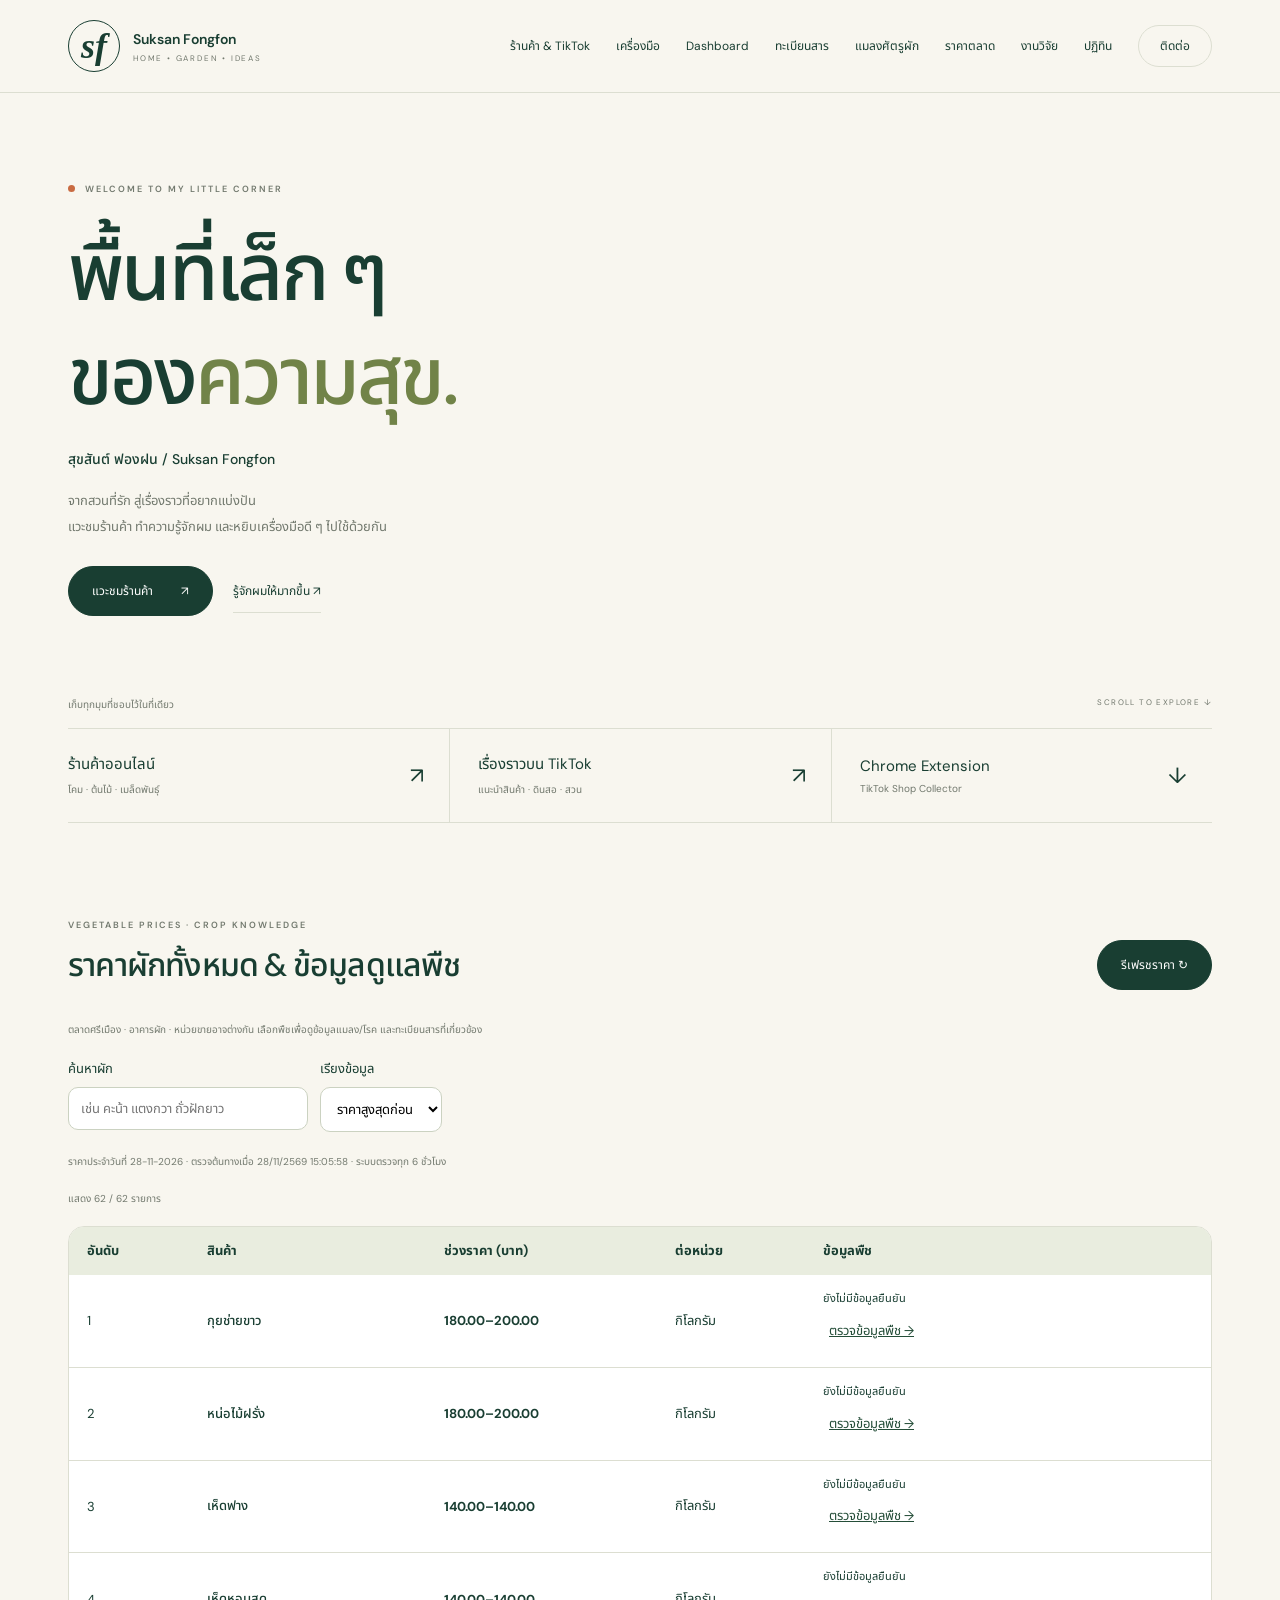
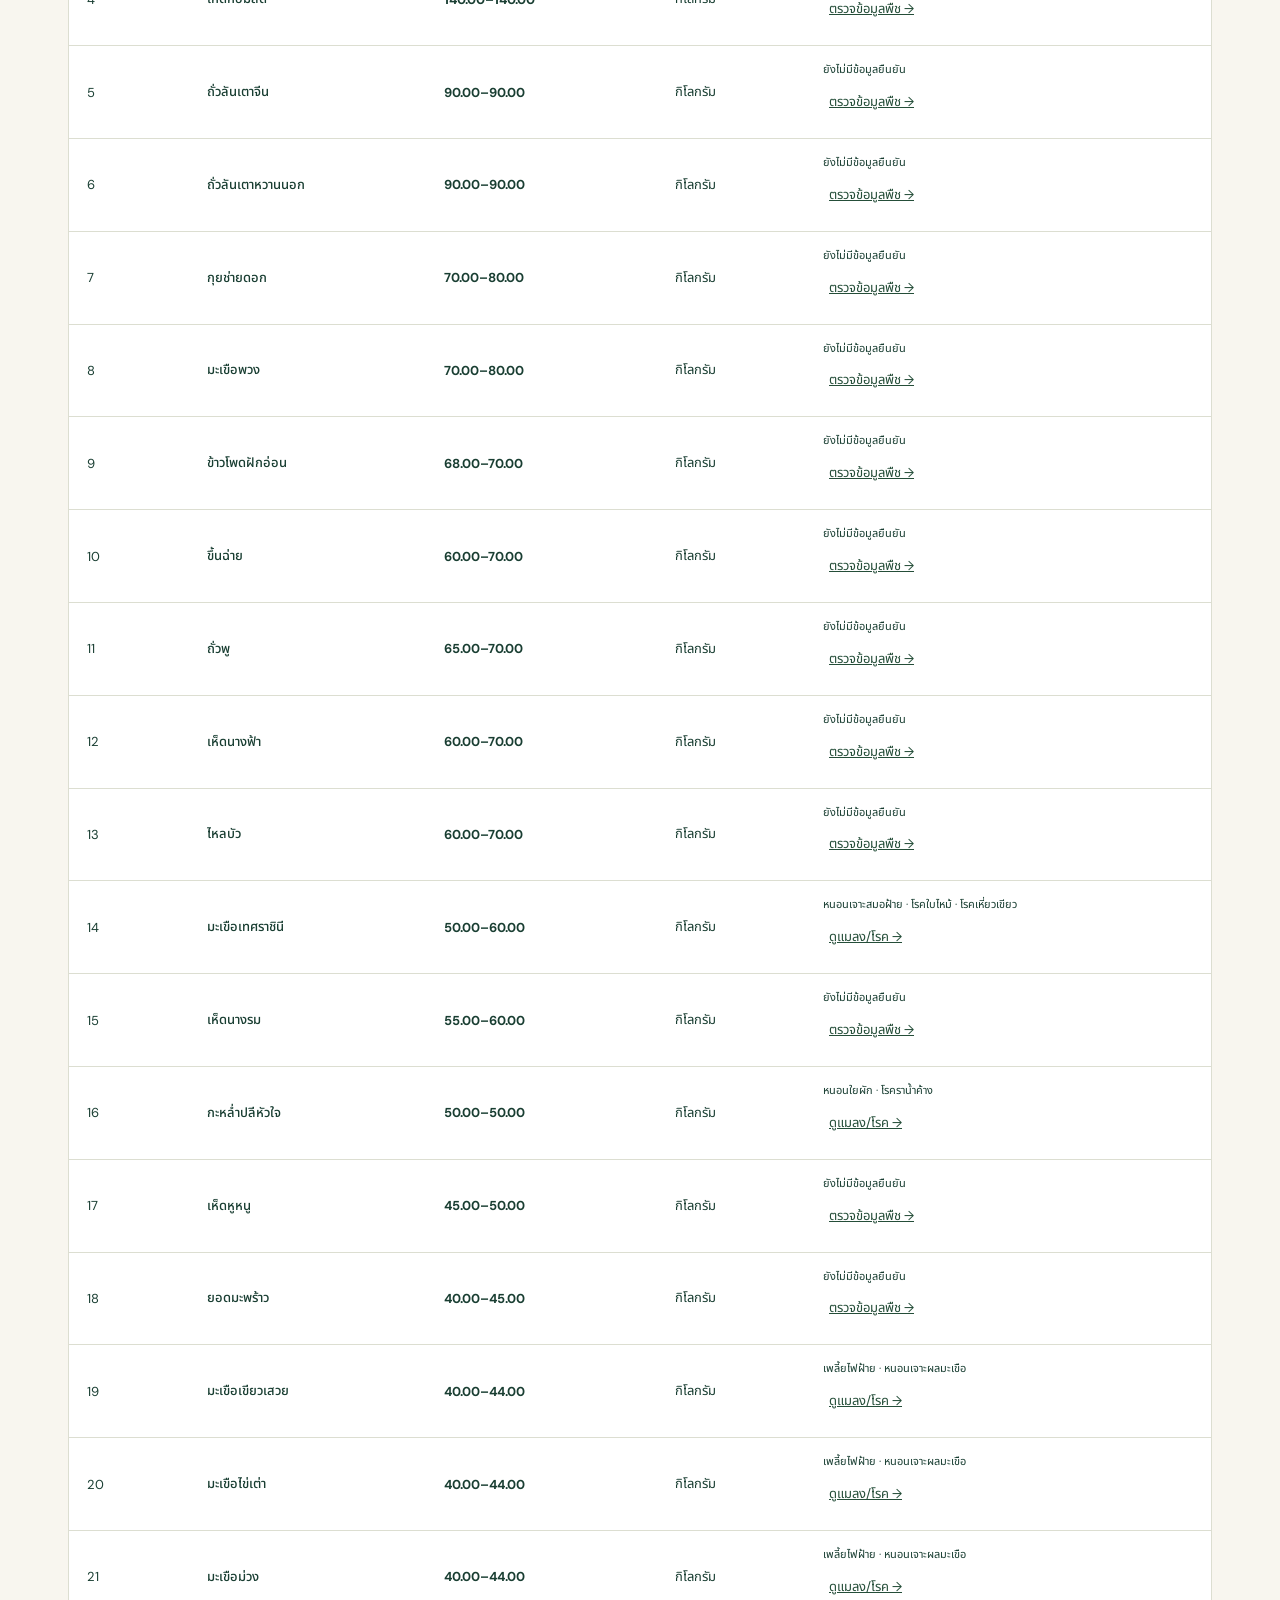
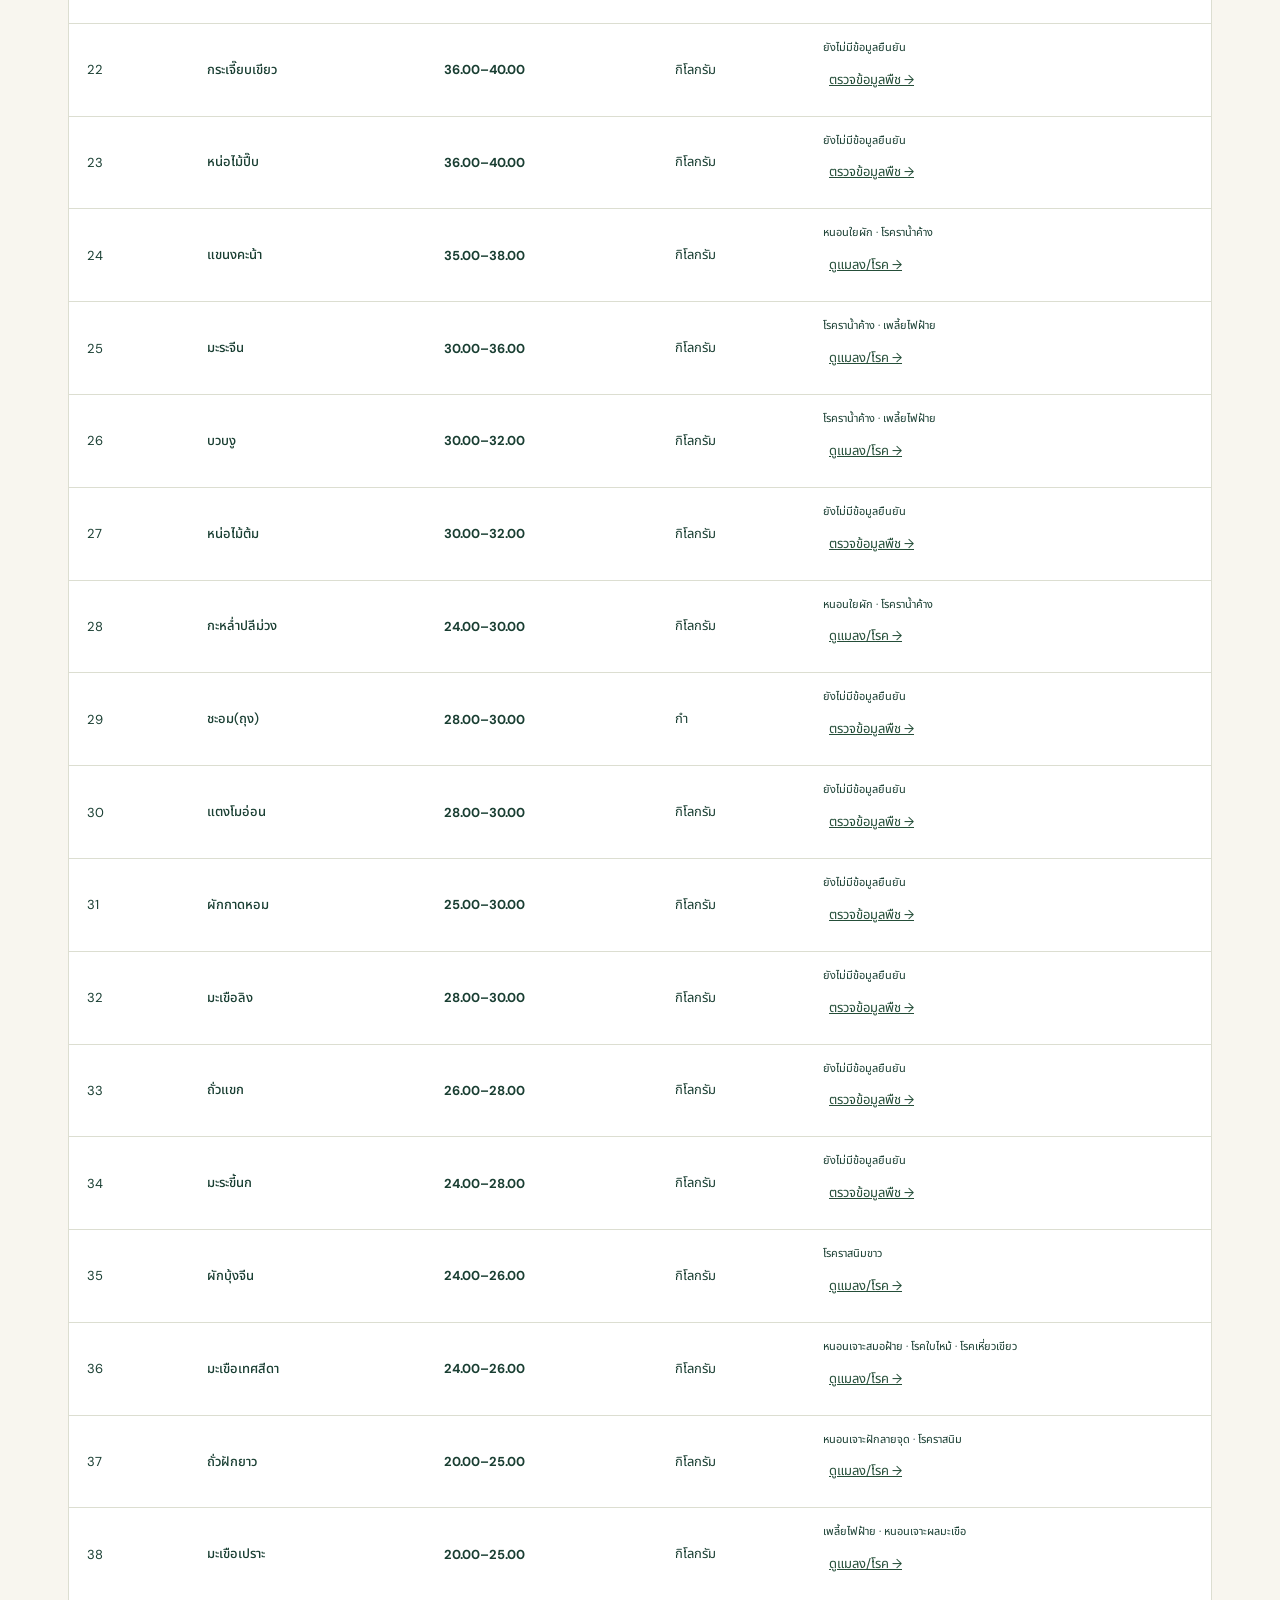
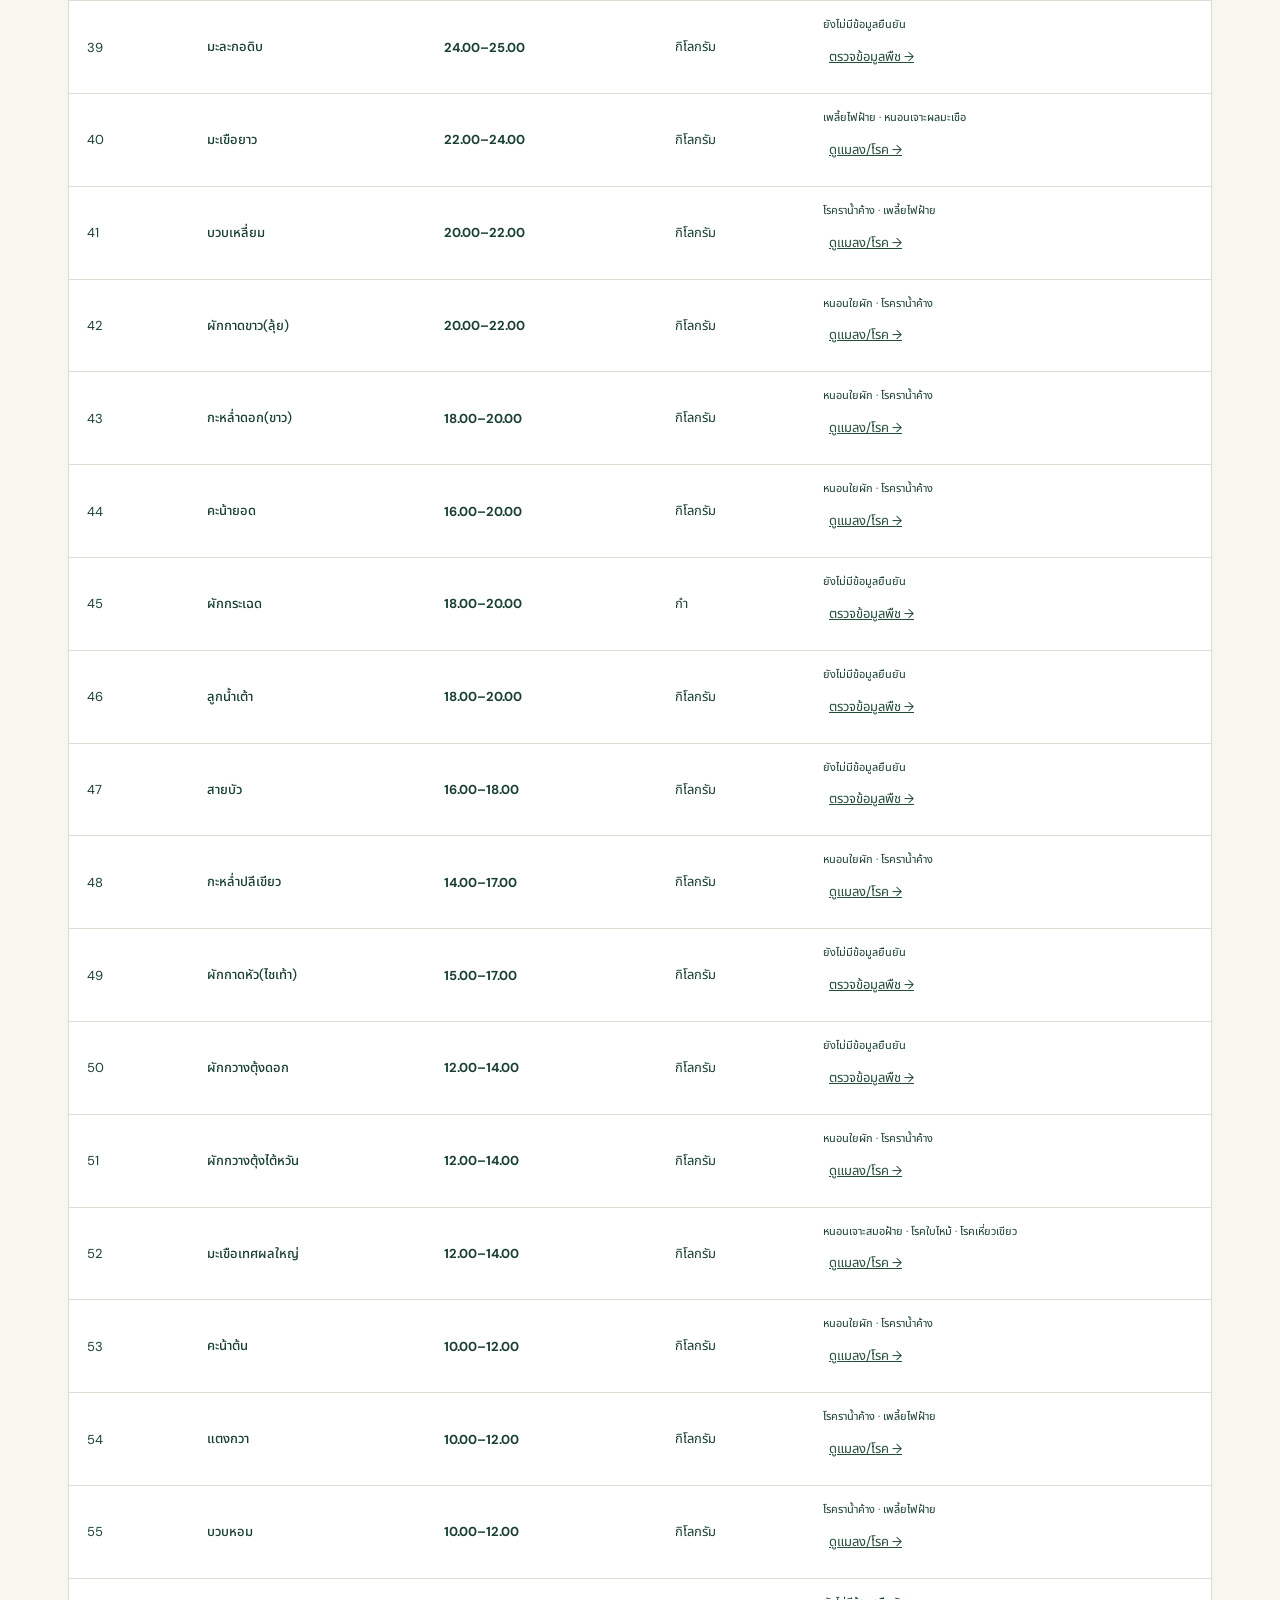
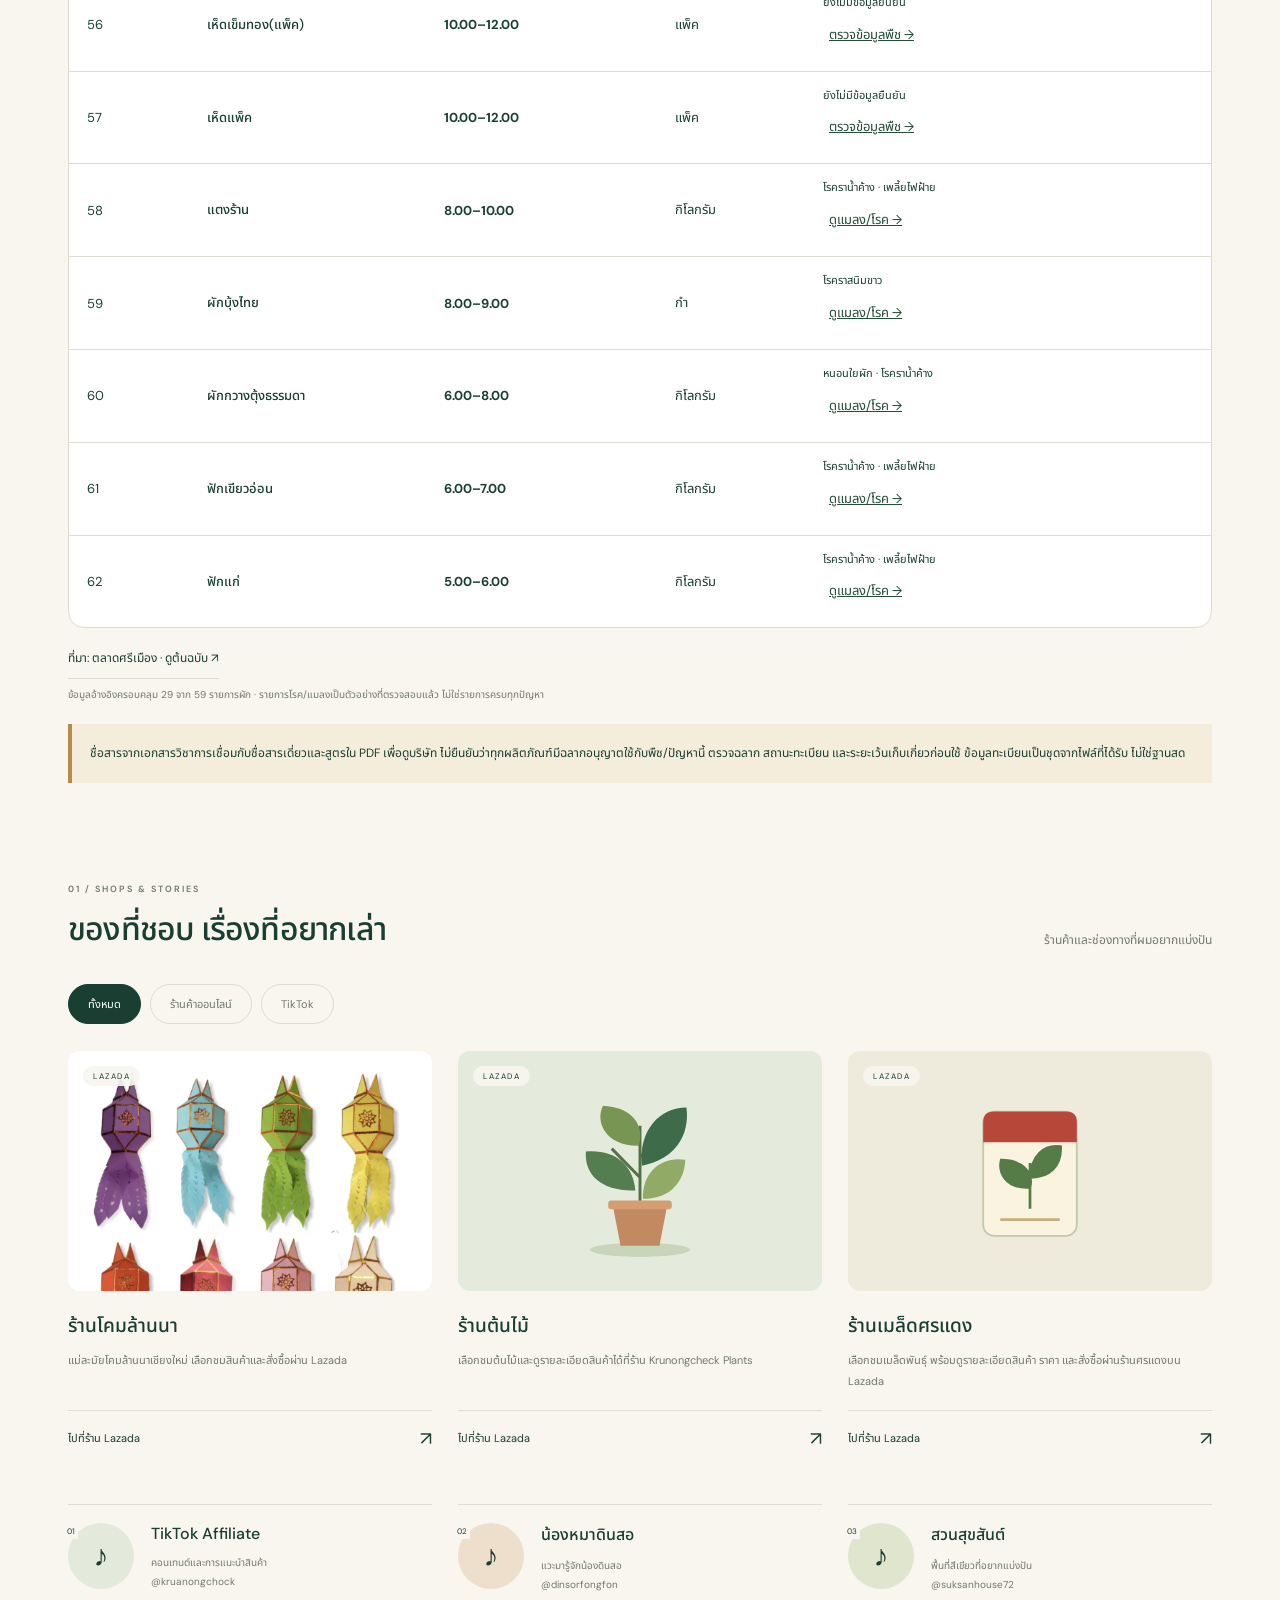
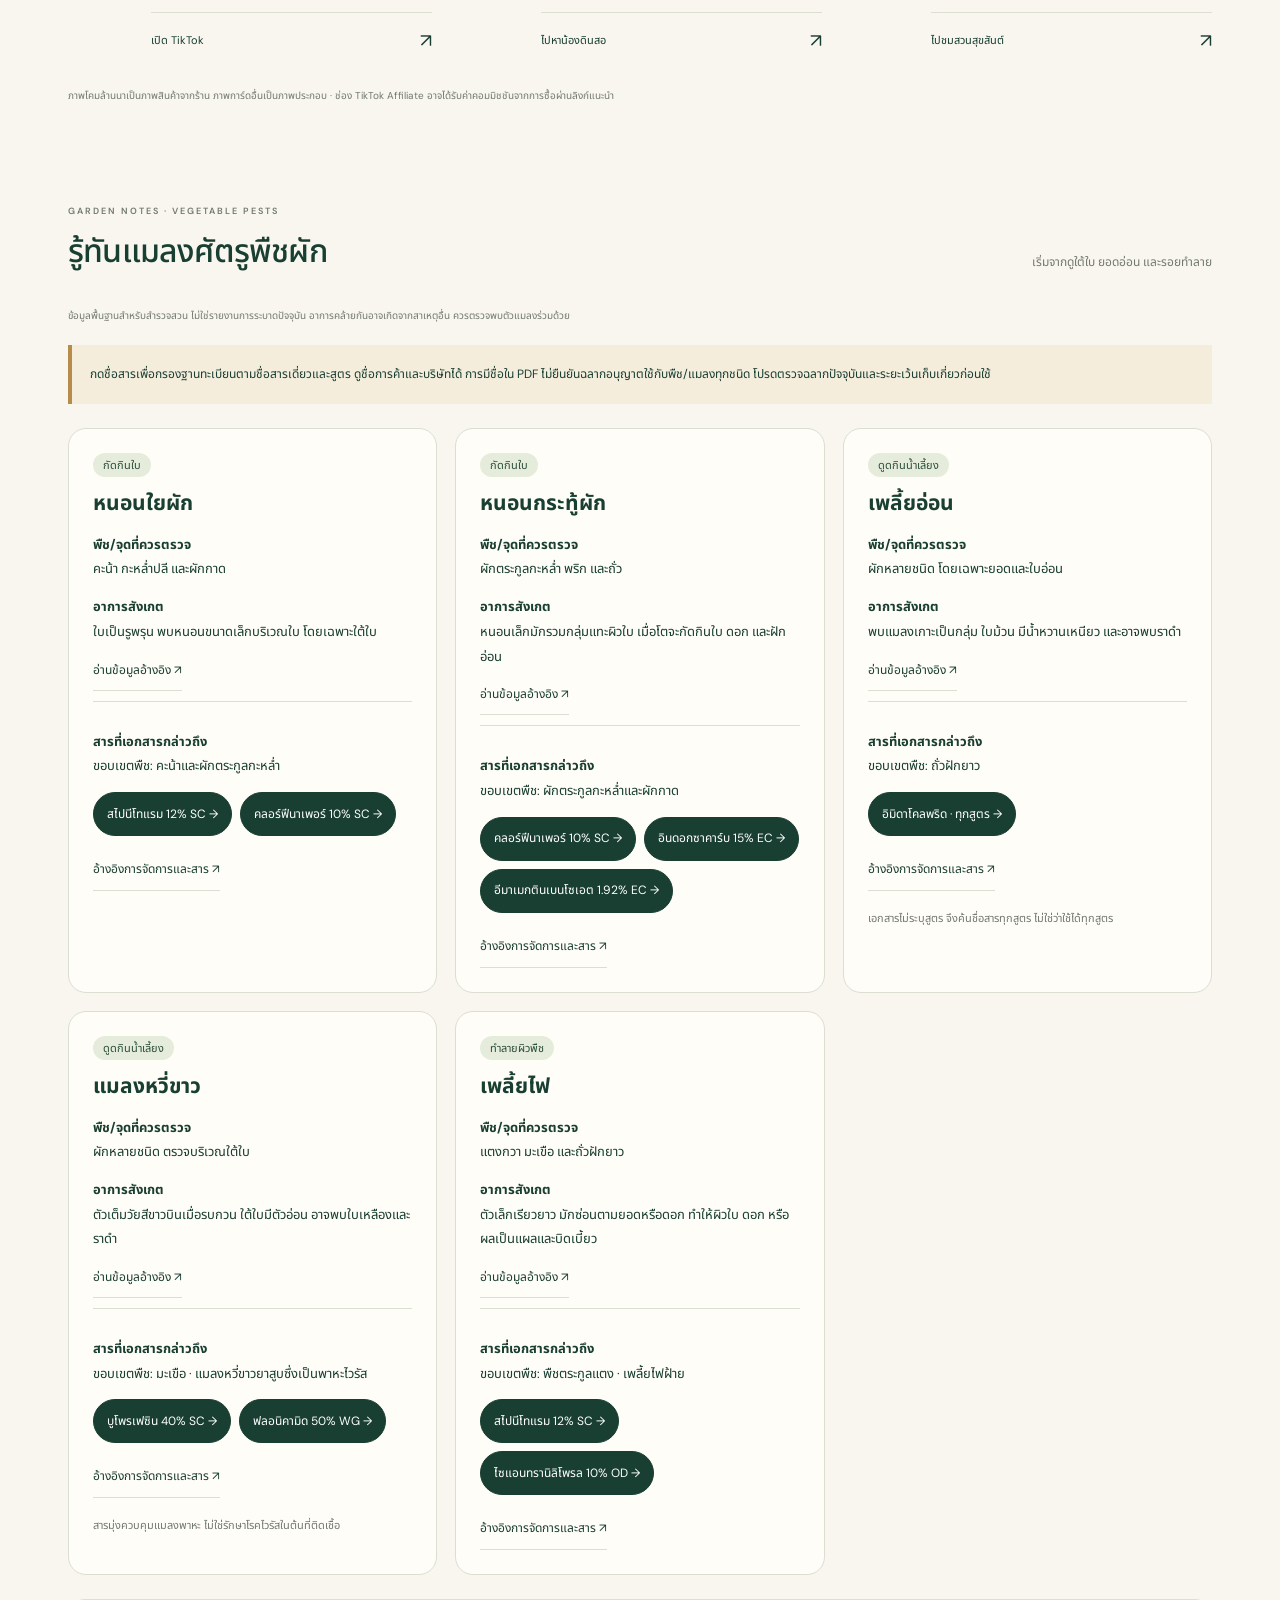
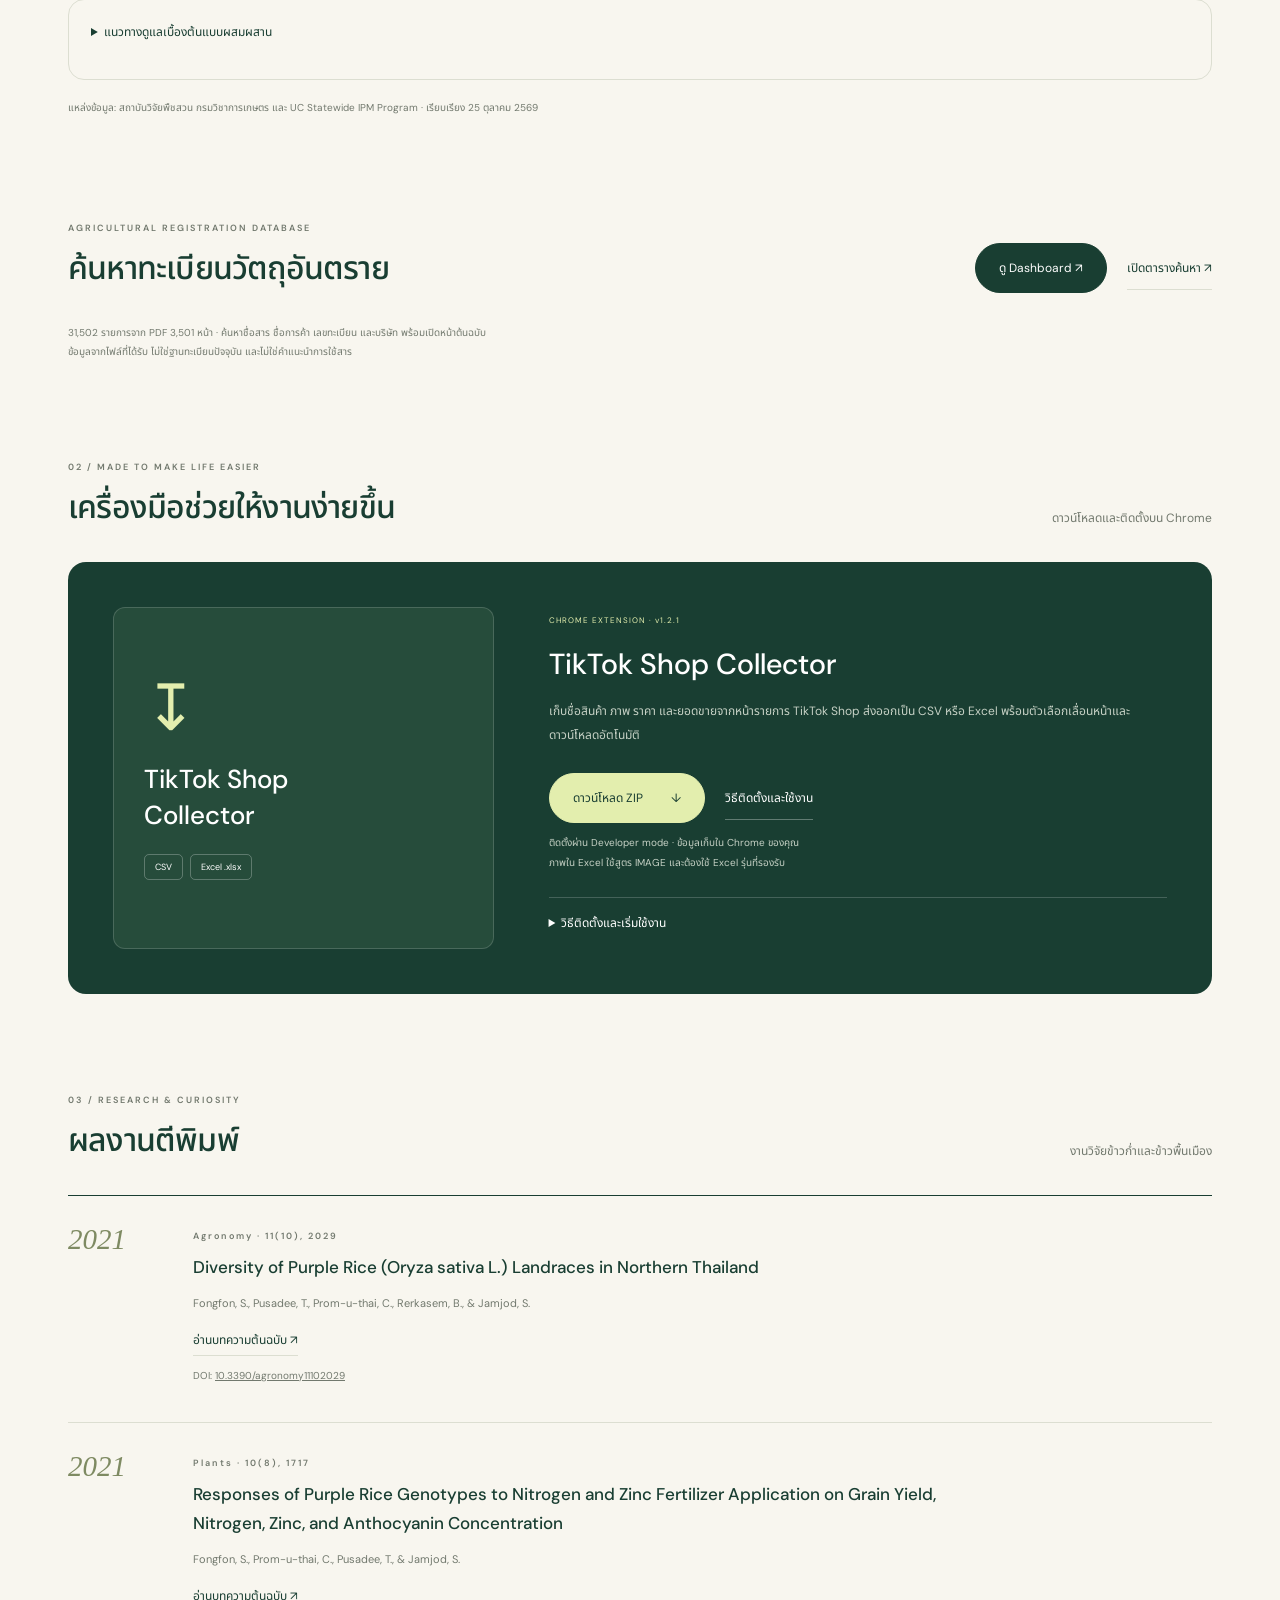
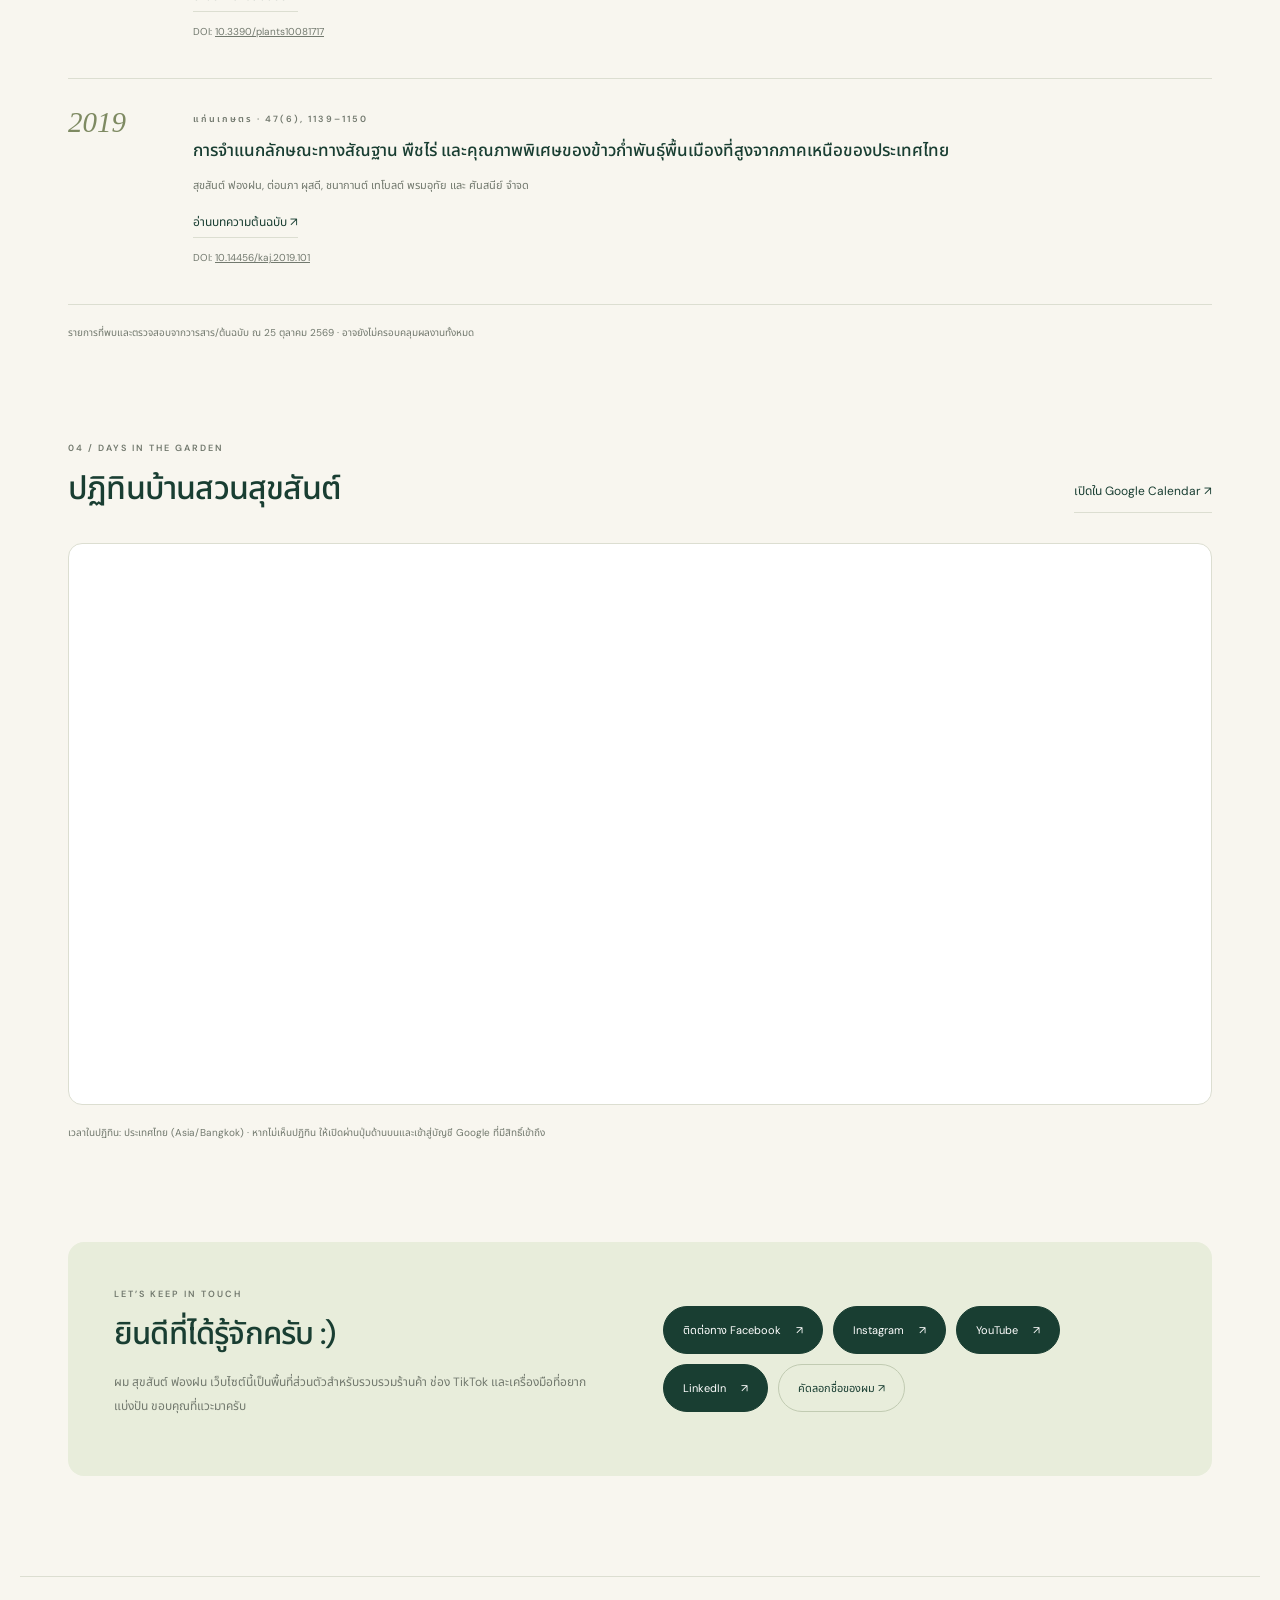
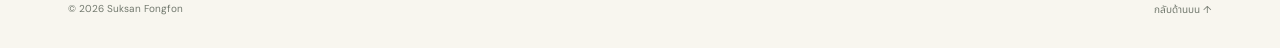
<file: index.html>
<!DOCTYPE html>

<html lang="th"><head><meta charset="utf-8"/><meta content="width=device-width,initial-scale=1" name="viewport"/><meta content="พื้นที่เล็ก ๆ ของสุขสันต์ ฟองฝน — ร้านโคมล้านนา ต้นไม้ เมล็ดพันธุ์ เรื่องราวจากสวน งานวิจัย และเครื่องมือที่อยากแบ่งปัน" name="description"/><meta content="#193e32" name="theme-color"/><title>Suksan Fongfon — สุขสันต์ ฟองฝน</title><link href="style.css" rel="stylesheet"/><style>.price-wrap{overflow-x:auto;background:white;border:1px solid var(--line);border-radius:16px;margin:18px 0}.prices{border-collapse:collapse;width:100%;font-size:13px;text-align:left}.prices th,.prices td{padding:14px 18px;border-bottom:1px solid var(--line)}.prices thead{background:#e9eddf}.prices tbody th{font-weight:500}.prices td:nth-child(3){font-weight:700;color:var(--green);font-variant-numeric:tabular-nums}.prices tr:last-child td,.prices tr:last-child th{border-bottom:0}@media(max-width:540px){.prices th,.prices td{padding:12px 8px;font-size:12px}}
</style><style>.pest-grid{display:grid;grid-template-columns:repeat(3,minmax(0,1fr));gap:18px;margin-top:24px}.pest-card{background:#fffdf7;border:1px solid var(--line,#dce1d5);border-radius:18px;padding:24px}.pest-card h3{font-size:21px;margin:14px 0}.pest-card p,.pest-care li{font-size:13px;line-height:1.9}.pest-type{font-size:11px;background:#e6ecdb;color:#294e39;border-radius:20px;padding:5px 10px}.pest-care{margin-top:24px;padding:22px;border:1px solid var(--line,#dce1d5);border-radius:16px}.pest-care summary{cursor:pointer;line-height:1.8}nav{flex-wrap:wrap}@media(max-width:850px){.pest-grid{grid-template-columns:repeat(2,minmax(0,1fr))}}@media(max-width:540px){.pest-grid{grid-template-columns:1fr}.bar{height:auto;min-height:72px;padding-top:12px;padding-bottom:12px}nav{gap:4px 12px}}</style><style>.crop-controls,.crop-actions{display:flex;gap:12px;flex-wrap:wrap;margin:20px 0}.crop-controls label{display:flex;flex-direction:column;gap:8px;font-size:13px}.crop-controls input,.crop-controls select,.linked-products select{font:inherit;padding:12px;border:1px solid #cbd2c1;border-radius:10px;max-width:100%;background:white}.crop-link{background:none;border:0;color:#254e39;text-decoration:underline;cursor:pointer;font:inherit;min-height:44px;text-align:left}.crop-detail{margin-top:25px;padding:25px;border:1px solid #cbd2c1;border-radius:18px;background:#fffdf8;scroll-margin-top:150px}.crop-detail p{font-size:13px;line-height:1.9}.crop-detail details{margin:18px 0;padding:18px;border:1px solid #dce1d5;border-radius:12px}.crop-detail summary{cursor:pointer;line-height:1.9;font-weight:600}.crop-detail .btn{font-size:12px;min-height:44px}.registry-note{background:#f4eddc;padding:18px;border-left:4px solid #b78c4b;font-size:12px;line-height:1.9;margin-top:20px}.linked-products table{min-width:760px}.price-wrap{overflow-x:auto}.crop-controls input{min-width:240px}@media(max-width:540px){.prices{min-width:540px}.crop-detail{padding:16px}}</style><style>.crop-problems{display:grid;grid-template-columns:1fr 1fr;gap:20px}.crop-problem-card{border:1px solid #d5ddcc;border-radius:14px;padding:18px;margin-bottom:16px}.crop-problem-card h5{font-size:17px;margin:0 0 10px}.crop-problem-column h4{font-size:19px;line-height:1.6}.prices td small{display:block;min-width:180px;font-size:11px;line-height:1.8;max-width:300px}.crop-actions a{line-height:1.7}@media(max-width:700px){.crop-problems{grid-template-columns:1fr}}</style><style>.pest-substances{border-top:1px solid #d9e0d0;margin-top:22px;padding-top:15px}.pest-substance-links{display:flex;gap:8px;flex-wrap:wrap;margin:12px 0}.pest-substance-links .btn{padding:10px 13px;font-size:12px;line-height:1.7;min-height:44px}.pest-substances .affiliate{font-size:11px;line-height:1.8}.pest-card{min-width:0}.pest-substances .text-link{display:inline-block;font-size:12px}</style></head><body><a class="skip" href="#main">ข้ามไปเนื้อหา</a><header><div class="wrap bar"><a class="brand" href="#home"><span class="brand-mark">sf</span><span class="brand-name">Suksan Fongfon<small>HOME • GARDEN • IDEAS</small></span></a><nav aria-label="เมนูหลัก"><a href="#shop">ร้านค้า &amp; TikTok</a><a href="#extensions">เครื่องมือ</a><a href="dashboard.html">Dashboard</a><a href="registry.html">ทะเบียนสาร</a><a href="#vegetable-pests">แมลงศัตรูผัก</a><a href="#market-prices">ราคาตลาด</a><a href="#publications">งานวิจัย</a><a href="#calendar">ปฏิทิน</a><a href="#about">ติดต่อ</a></nav></div></header><main class="wrap" id="main"><div class="hero hero-text" id="home"><div><div class="eyebrow">WELCOME TO MY LITTLE CORNER</div><h1>พื้นที่เล็ก ๆ<br/>ของ<span>ความสุข.</span></h1><p class="thai">สุขสันต์ ฟองฝน / Suksan Fongfon</p><p class="intro">จากสวนที่รัก สู่เรื่องราวที่อยากแบ่งปัน<br/>แวะชมร้านค้า ทำความรู้จักผม และหยิบเครื่องมือดี ๆ ไปใช้ด้วยกัน</p><div class="actions"><a class="btn" href="#shop">แวะชมร้านค้า <span>↗</span></a><a class="text-link" href="#about">รู้จักผมให้มากขึ้น ↗</a></div></div></div><div class="chapter-label"><span>เก็บทุกมุมที่ชอบไว้ในที่เดียว</span><span>SCROLL TO EXPLORE ↓</span></div><div class="quick"><a data-shortcut="shop" href="#shop"><span>ร้านค้าออนไลน์<small>โคม · ต้นไม้ · เมล็ดพันธุ์</small></span><span class="arrow">↗</span></a><a data-shortcut="tiktok" href="#shop"><span>เรื่องราวบน TikTok<small>แนะนำสินค้า · ดินสอ · สวน</small></span><span class="arrow">↗</span></a><a href="#extensions"><span>Chrome Extension<small>TikTok Shop Collector</small></span><span class="arrow">↓</span></a></div><section id="market-prices"><div class="section-head"><div><div class="eyebrow">VEGETABLE PRICES · CROP KNOWLEDGE</div><h2>ราคาผักทั้งหมด &amp; ข้อมูลดูแลพืช</h2></div><button class="btn copy" id="refresh-prices">รีเฟรชราคา ↻</button></div><p class="affiliate">ตลาดศรีเมือง · อาคารผัก · หน่วยขายอาจต่างกัน เลือกพืชเพื่อดูข้อมูลแมลง/โรค และทะเบียนสารที่เกี่ยวข้อง</p><div class="crop-controls"><label>ค้นหาผัก<input type="search" id="price-search" placeholder="เช่น คะน้า แตงกวา ถั่วฝักยาว"></label><label>เรียงข้อมูล<select id="price-sort"><option value="high">ราคาสูงสุดก่อน</option><option value="name">ชื่อสินค้า ก–ฮ</option></select></label></div><p class="affiliate" id="price-status" role="status">ข้อมูลสำรองประจำวันที่ 24-10-2026 · กำลังตรวจข้อมูลล่าสุด…</p><p class="affiliate" id="price-count"></p><div class="price-wrap"><table class="prices"><caption class="sr-only">ราคาผักทั้งหมดพร้อมลิงก์ข้อมูลศัตรูพืช</caption><thead><tr><th>อันดับ</th><th>สินค้า</th><th>ช่วงราคา (บาท)</th><th>ต่อหน่วย</th><th>ข้อมูลพืช</th></tr></thead><tbody id="price-rows"><tr><td>1</td><th scope="row">กุยช่ายขาว</th><td>180.00–200.00</td><td>กิโลกรัม</td><td>กำลังโหลดข้อมูลเชื่อมโยง…</td></tr><tr><td>2</td><th scope="row">หน่อไม้ฝรั่ง</th><td>170.00–180.00</td><td>กิโลกรัม</td><td>กำลังโหลดข้อมูลเชื่อมโยง…</td></tr><tr><td>3</td><th scope="row">เห็ดหอมสด</th><td>150.00–150.00</td><td>กิโลกรัม</td><td>กำลังโหลดข้อมูลเชื่อมโยง…</td></tr><tr><td>4</td><th scope="row">เห็ดฟาง</th><td>140.00–140.00</td><td>กิโลกรัม</td><td>กำลังโหลดข้อมูลเชื่อมโยง…</td></tr><tr><td>5</td><th scope="row">ขึ้นฉ่าย</th><td>100.00–110.00</td><td>กิโลกรัม</td><td>กำลังโหลดข้อมูลเชื่อมโยง…</td></tr><tr><td>6</td><th scope="row">ถั่วลันเตาจีน</th><td>100.00–100.00</td><td>กิโลกรัม</td><td>กำลังโหลดข้อมูลเชื่อมโยง…</td></tr><tr><td>7</td><th scope="row">ถั่วลันเตาหวานนอก</th><td>100.00–100.00</td><td>กิโลกรัม</td><td>กำลังโหลดข้อมูลเชื่อมโยง…</td></tr><tr><td>8</td><th scope="row">เห็ดนางรม</th><td>75.00–85.00</td><td>กิโลกรัม</td><td>กำลังโหลดข้อมูลเชื่อมโยง…</td></tr><tr><td>9</td><th scope="row">กุยช่ายดอก</th><td>70.00–80.00</td><td>กิโลกรัม</td><td>กำลังโหลดข้อมูลเชื่อมโยง…</td></tr><tr><td>10</td><th scope="row">ไหลบัว</th><td>70.00–80.00</td><td>กิโลกรัม</td><td>กำลังโหลดข้อมูลเชื่อมโยง…</td></tr><tr><td>11</td><th scope="row">แขนงคะน้า</th><td>65.00–70.00</td><td>กิโลกรัม</td><td>กำลังโหลดข้อมูลเชื่อมโยง…</td></tr><tr><td>12</td><th scope="row">ข้าวโพดฝักอ่อน</th><td>60.00–62.00</td><td>กิโลกรัม</td><td>กำลังโหลดข้อมูลเชื่อมโยง…</td></tr><tr><td>13</td><th scope="row">ผักกาดหอม</th><td>50.00–60.00</td><td>กิโลกรัม</td><td>กำลังโหลดข้อมูลเชื่อมโยง…</td></tr><tr><td>14</td><th scope="row">มะเขือเขียวเสวย</th><td>58.00–60.00</td><td>กิโลกรัม</td><td>กำลังโหลดข้อมูลเชื่อมโยง…</td></tr><tr><td>15</td><th scope="row">มะเขือไข่เต่า</th><td>58.00–60.00</td><td>กิโลกรัม</td><td>กำลังโหลดข้อมูลเชื่อมโยง…</td></tr><tr><td>16</td><th scope="row">เห็ดนางฟ้า</th><td>50.00–60.00</td><td>กิโลกรัม</td><td>กำลังโหลดข้อมูลเชื่อมโยง…</td></tr><tr><td>17</td><th scope="row">เห็ดหูหนู</th><td>55.00–60.00</td><td>กิโลกรัม</td><td>กำลังโหลดข้อมูลเชื่อมโยง…</td></tr><tr><td>18</td><th scope="row">มะเขือม่วง</th><td>56.00–58.00</td><td>กิโลกรัม</td><td>กำลังโหลดข้อมูลเชื่อมโยง…</td></tr><tr><td>19</td><th scope="row">คะน้ายอด</th><td>54.00–56.00</td><td>กิโลกรัม</td><td>กำลังโหลดข้อมูลเชื่อมโยง…</td></tr><tr><td>20</td><th scope="row">กะหล่ำปลีหัวใจ</th><td>50.00–50.00</td><td>กิโลกรัม</td><td>กำลังโหลดข้อมูลเชื่อมโยง…</td></tr><tr><td>21</td><th scope="row">คะน้าต้น</th><td>44.00–48.00</td><td>กิโลกรัม</td><td>กำลังโหลดข้อมูลเชื่อมโยง…</td></tr><tr><td>22</td><th scope="row">ถั่วฝักยาว</th><td>40.00–45.00</td><td>กิโลกรัม</td><td>กำลังโหลดข้อมูลเชื่อมโยง…</td></tr><tr><td>23</td><th scope="row">ยอดมะพร้าว</th><td>40.00–45.00</td><td>กิโลกรัม</td><td>กำลังโหลดข้อมูลเชื่อมโยง…</td></tr><tr><td>24</td><th scope="row">บวบงู</th><td>40.00–44.00</td><td>กิโลกรัม</td><td>กำลังโหลดข้อมูลเชื่อมโยง…</td></tr><tr><td>25</td><th scope="row">มะเขือลิง</th><td>40.00–44.00</td><td>กิโลกรัม</td><td>กำลังโหลดข้อมูลเชื่อมโยง…</td></tr><tr><td>26</td><th scope="row">ถั่วพู</th><td>30.00–40.00</td><td>กิโลกรัม</td><td>กำลังโหลดข้อมูลเชื่อมโยง…</td></tr><tr><td>27</td><th scope="row">มะเขือเทศราชินี</th><td>35.00–40.00</td><td>กิโลกรัม</td><td>กำลังโหลดข้อมูลเชื่อมโยง…</td></tr><tr><td>28</td><th scope="row">มะเขือเปราะ</th><td>38.00–40.00</td><td>กิโลกรัม</td><td>กำลังโหลดข้อมูลเชื่อมโยง…</td></tr><tr><td>29</td><th scope="row">หน่อไม้ปี๊บ</th><td>32.00–40.00</td><td>กิโลกรัม</td><td>กำลังโหลดข้อมูลเชื่อมโยง…</td></tr><tr><td>30</td><th scope="row">กระเจี๊ยบเขียว</th><td>34.00–36.00</td><td>กิโลกรัม</td><td>กำลังโหลดข้อมูลเชื่อมโยง…</td></tr><tr><td>31</td><th scope="row">ผักกวางตุ้งไต้หวัน</th><td>34.00–36.00</td><td>กิโลกรัม</td><td>กำลังโหลดข้อมูลเชื่อมโยง…</td></tr><tr><td>32</td><th scope="row">มะระจีน</th><td>30.00–36.00</td><td>กิโลกรัม</td><td>กำลังโหลดข้อมูลเชื่อมโยง…</td></tr><tr><td>33</td><th scope="row">ผักกวางตุ้งธรรมดา</th><td>30.00–34.00</td><td>กิโลกรัม</td><td>กำลังโหลดข้อมูลเชื่อมโยง…</td></tr><tr><td>34</td><th scope="row">ถั่วแขก</th><td>30.00–32.00</td><td>กิโลกรัม</td><td>กำลังโหลดข้อมูลเชื่อมโยง…</td></tr><tr><td>35</td><th scope="row">กะหล่ำดอก(ขาว)</th><td>28.00–30.00</td><td>กิโลกรัม</td><td>กำลังโหลดข้อมูลเชื่อมโยง…</td></tr><tr><td>36</td><th scope="row">กะหล่ำปลีม่วง</th><td>25.00–30.00</td><td>กิโลกรัม</td><td>กำลังโหลดข้อมูลเชื่อมโยง…</td></tr><tr><td>37</td><th scope="row">ชะอม(ถุง)</th><td>28.00–30.00</td><td>กำ</td><td>กำลังโหลดข้อมูลเชื่อมโยง…</td></tr><tr><td>38</td><th scope="row">หน่อไม้ต้ม</th><td>26.00–28.00</td><td>กิโลกรัม</td><td>กำลังโหลดข้อมูลเชื่อมโยง…</td></tr><tr><td>39</td><th scope="row">บวบหอม</th><td>24.00–26.00</td><td>กิโลกรัม</td><td>กำลังโหลดข้อมูลเชื่อมโยง…</td></tr><tr><td>40</td><th scope="row">ผักกาดหัว(ไชเท้า)</th><td>25.00–26.00</td><td>กิโลกรัม</td><td>กำลังโหลดข้อมูลเชื่อมโยง…</td></tr><tr><td>41</td><th scope="row">มะระขี้นก</th><td>24.00–26.00</td><td>กิโลกรัม</td><td>กำลังโหลดข้อมูลเชื่อมโยง…</td></tr><tr><td>42</td><th scope="row">มะเขือเทศผลใหญ่</th><td>24.00–26.00</td><td>กิโลกรัม</td><td>กำลังโหลดข้อมูลเชื่อมโยง…</td></tr><tr><td>43</td><th scope="row">แตงกวา</th><td>20.00–25.00</td><td>กิโลกรัม</td><td>กำลังโหลดข้อมูลเชื่อมโยง…</td></tr><tr><td>44</td><th scope="row">บวบเหลี่ยม</th><td>20.00–24.00</td><td>กิโลกรัม</td><td>กำลังโหลดข้อมูลเชื่อมโยง…</td></tr><tr><td>45</td><th scope="row">ผักกาดขาว(ลุ้ย)</th><td>23.00–24.00</td><td>กิโลกรัม</td><td>กำลังโหลดข้อมูลเชื่อมโยง…</td></tr><tr><td>46</td><th scope="row">มะเขือยาว</th><td>20.00–22.00</td><td>กิโลกรัม</td><td>กำลังโหลดข้อมูลเชื่อมโยง…</td></tr><tr><td>47</td><th scope="row">ลูกน้ำเต้า</th><td>20.00–22.00</td><td>กิโลกรัม</td><td>กำลังโหลดข้อมูลเชื่อมโยง…</td></tr><tr><td>48</td><th scope="row">สายบัว</th><td>16.00–18.00</td><td>กิโลกรัม</td><td>กำลังโหลดข้อมูลเชื่อมโยง…</td></tr><tr><td>49</td><th scope="row">แตงร้าน</th><td>15.00–18.00</td><td>กิโลกรัม</td><td>กำลังโหลดข้อมูลเชื่อมโยง…</td></tr><tr><td>50</td><th scope="row">ผักบุ้งจีน</th><td>14.00–16.00</td><td>กิโลกรัม</td><td>กำลังโหลดข้อมูลเชื่อมโยง…</td></tr><tr><td>51</td><th scope="row">มะเขือเทศสีดา</th><td>14.00–16.00</td><td>กิโลกรัม</td><td>กำลังโหลดข้อมูลเชื่อมโยง…</td></tr><tr><td>52</td><th scope="row">กะหล่ำปลีเขียว</th><td>13.00–14.00</td><td>กิโลกรัม</td><td>กำลังโหลดข้อมูลเชื่อมโยง…</td></tr><tr><td>53</td><th scope="row">ผักกระเฉด</th><td>10.00–12.00</td><td>กำ</td><td>กำลังโหลดข้อมูลเชื่อมโยง…</td></tr><tr><td>54</td><th scope="row">มะละกอดิบ</th><td>10.00–12.00</td><td>กิโลกรัม</td><td>กำลังโหลดข้อมูลเชื่อมโยง…</td></tr><tr><td>55</td><th scope="row">เห็ดเข็มทอง(แพ็ค)</th><td>10.00–12.00</td><td>แพ็ค</td><td>กำลังโหลดข้อมูลเชื่อมโยง…</td></tr><tr><td>56</td><th scope="row">เห็ดแพ็ค</th><td>10.00–12.00</td><td>แพ็ค</td><td>กำลังโหลดข้อมูลเชื่อมโยง…</td></tr><tr><td>57</td><th scope="row">ฟักเขียวอ่อน</th><td>7.00–8.00</td><td>กิโลกรัม</td><td>กำลังโหลดข้อมูลเชื่อมโยง…</td></tr><tr><td>58</td><th scope="row">ผักบุ้งไทย</th><td>6.00–7.00</td><td>กำ</td><td>กำลังโหลดข้อมูลเชื่อมโยง…</td></tr><tr><td>59</td><th scope="row">ฟักแก่</th><td>5.00–6.00</td><td>กิโลกรัม</td><td>กำลังโหลดข้อมูลเชื่อมโยง…</td></tr></tbody></table></div><a class="text-link" href="https://www.taladsrimuang.com/site/product/report_all.php?id=1" target="_blank" rel="noopener noreferrer">ที่มา: ตลาดศรีเมือง · ดูต้นฉบับ ↗</a><p class="affiliate" id="link-status">กำลังโหลดข้อมูลโรคและแมลงรายพืช…</p><div class="registry-note">ชื่อสารจากเอกสารวิชาการเชื่อมกับชื่อสารเดี่ยวและสูตรใน PDF เพื่อดูบริษัท ไม่ยืนยันว่าทุกผลิตภัณฑ์มีฉลากอนุญาตใช้กับพืช/ปัญหานี้ ตรวจฉลาก สถานะทะเบียน และระยะเว้นเก็บเกี่ยวก่อนใช้ ข้อมูลทะเบียนเป็นชุดจากไฟล์ที่ได้รับ ไม่ใช่ฐานสด</div><div id="crop-detail" class="crop-detail" hidden></div><noscript>เปิด JavaScript เพื่อค้นหาผักและดูข้อมูลเชื่อมโยง</noscript></section><section id="shop"><div class="section-head"><div><div class="eyebrow">01 / SHOPS &amp; STORIES</div><h2>ของที่ชอบ เรื่องที่อยากเล่า</h2></div><p>ร้านค้าและช่องทางที่ผมอยากแบ่งปัน</p></div><div aria-label="กรองช่องทาง" class="filters" role="group"><button aria-pressed="true" class="filter" data-filter="all">ทั้งหมด</button><button aria-pressed="false" class="filter" data-filter="shop">ร้านค้าออนไลน์</button><button aria-pressed="false" class="filter" data-filter="tiktok">TikTok</button></div><div class="grid"><article class="card shop-card" data-category="shop"><div class="visual lantern-products"><span class="pill">LAZADA</span><img alt="โคมล้านนา 8 สี จากร้านแม่ละมัยโคมล้านนาเชียงใหม่" height="460" loading="lazy" src="images/lanna-lanterns.png" width="462"/></div><div class="body"><h3>ร้านโคมล้านนา</h3><p>แม่ละมัยโคมล้านนาเชียงใหม่ เลือกชมสินค้าและสั่งซื้อผ่าน Lazada</p><a class="card-link" href="https://www.lazada.co.th/shop/mae-lamai-chiang-mai" rel="noopener noreferrer" target="_blank">ไปที่ร้าน Lazada<span aria-hidden="true">↗</span><span class="sr-only"> — ร้านโคมล้านนา (เปิดในแท็บใหม่)</span></a></div></article><article class="card shop-card" data-category="shop"><div aria-hidden="true" class="visual"><span class="pill">LAZADA</span><svg aria-hidden="true" height="300" viewbox="0 0 300 340" width="260"><ellipse cx="150" cy="304" fill="#c9d5ba" rx="85" ry="12"></ellipse><path d="M150 234V93m0 88-48-49m48 15 47-48" fill="none" stroke="#547147" stroke-width="5"></path><path d="M148 127C92 128 73 87 87 59c46 2 72 30 61 68" fill="#799554"></path><path d="M153 161c-6-61 31-99 76-99 6 47-19 88-76 99" fill="#3e6c4a"></path><path d="M142 203c-55 2-87-24-84-66 48-4 80 21 84 66" fill="#547d50"></path><path d="M155 217c-2-44 31-73 72-66-1 37-27 68-72 66" fill="#91aa65"></path><path d="M103 225h94l-14 72h-66z" fill="#c28a61"></path><rect fill="#d49d74" height="15" rx="5" width="108" x="96" y="220"></rect></svg></div><div class="body"><h3>ร้านต้นไม้</h3><p>เลือกชมต้นไม้และดูรายละเอียดสินค้าได้ที่ร้าน Krunongcheck Plants</p><a class="card-link" href="https://www.lazada.co.th/shop/krunongcheck-plants" rel="noopener noreferrer" target="_blank">ไปที่ร้าน Lazada<span aria-hidden="true">↗</span><span class="sr-only"> — ร้านต้นไม้ (เปิดในแท็บใหม่)</span></a></div></article><article class="card shop-card" data-category="shop"><div aria-hidden="true" class="visual seeds"><span class="pill">LAZADA</span><svg height="165" viewbox="0 0 200 180" width="165"><rect fill="#f9f3df" height="138" rx="12" stroke="#c3c9ae" stroke-width="2" width="104" x="48" y="24"></rect><path d="M48 36q0-12 12-12h80q12 0 12 12v22H48z" fill="#b74839"></path><path d="M100 132V81m0 27C72 110 65 91 68 78c22 0 36 12 32 30m1-11c0-24 15-37 33-34 1 21-12 34-33 34" fill="#557b46" stroke="#557b46" stroke-width="3"></path><path d="M67 144h66" stroke="#c4af7d" stroke-width="3"></path></svg></div><div class="body"><h3>ร้านเมล็ดศรแดง</h3><p>เลือกชมเมล็ดพันธุ์ พร้อมดูรายละเอียดสินค้า ราคา และสั่งซื้อผ่านร้านศรแดงบน Lazada</p><a class="card-link" href="https://www.lazada.co.th/shop/sorndaengseed" rel="noopener noreferrer" target="_blank">ไปที่ร้าน Lazada<span aria-hidden="true">↗</span><span class="sr-only"> — ร้านเมล็ดศรแดง (เปิดในแท็บใหม่)</span></a></div></article><article class="card story-card" data-category="tiktok"><div aria-hidden="true" class="visual tiktok"><span class="story-number">01</span><span class="story-symbol">♪</span></div><div class="body"><h3>TikTok Affiliate</h3><p>คอนเทนต์และการแนะนำสินค้า<br/>@kruanongchock</p><a class="card-link" href="https://www.tiktok.com/@kruanongchock" rel="noopener noreferrer" target="_blank">เปิด TikTok<span aria-hidden="true">↗</span><span class="sr-only"> — TikTok Affiliate (เปิดในแท็บใหม่)</span></a></div></article><article class="card story-card" data-category="tiktok"><div aria-hidden="true" class="visual warm"><span class="story-number">02</span><span class="story-symbol">♪</span></div><div class="body"><h3>น้องหมาดินสอ</h3><p>แวะมารู้จักน้องดินสอ<br/>@dinsorfongfon</p><a class="card-link" href="https://www.tiktok.com/@dinsorfongfon" rel="noopener noreferrer" target="_blank">ไปหาน้องดินสอ<span aria-hidden="true">↗</span><span class="sr-only"> — น้องหมาดินสอ (เปิดในแท็บใหม่)</span></a></div></article><article class="card story-card" data-category="tiktok"><div aria-hidden="true" class="visual"><span class="story-number">03</span><span class="story-symbol">♪</span></div><div class="body"><h3>สวนสุขสันต์</h3><p>พื้นที่สีเขียวที่อยากแบ่งปัน<br/>@suksanhouse72</p><a class="card-link" href="https://www.tiktok.com/@suksanhouse72" rel="noopener noreferrer" target="_blank">ไปชมสวนสุขสันต์<span aria-hidden="true">↗</span><span class="sr-only"> — สวนสุขสันต์ (เปิดในแท็บใหม่)</span></a></div></article></div><p class="affiliate">ภาพโคมล้านนาเป็นภาพสินค้าจากร้าน ภาพการ์ดอื่นเป็นภาพประกอบ · ช่อง TikTok Affiliate อาจได้รับค่าคอมมิชชันจากการซื้อผ่านลิงก์แนะนำ</p><span class="sr-only" id="filter-status" role="status"></span></section><section id="vegetable-pests"><div class="section-head"><div><div class="eyebrow">GARDEN NOTES · VEGETABLE PESTS</div><h2>รู้ทันแมลงศัตรูพืชผัก</h2></div><p>เริ่มจากดูใต้ใบ ยอดอ่อน และรอยทำลาย</p></div><p class="affiliate">ข้อมูลพื้นฐานสำหรับสำรวจสวน ไม่ใช่รายงานการระบาดปัจจุบัน อาการคล้ายกันอาจเกิดจากสาเหตุอื่น ควรตรวจพบตัวแมลงร่วมด้วย</p><p class="registry-note">กดชื่อสารเพื่อกรองฐานทะเบียนตามชื่อสารเดี่ยวและสูตร ดูชื่อการค้าและบริษัทได้ การมีชื่อใน PDF ไม่ยืนยันฉลากอนุญาตใช้กับพืช/แมลงทุกชนิด โปรดตรวจฉลากปัจจุบันและระยะเว้นเก็บเกี่ยวก่อนใช้</p><div class="pest-grid"><article class="pest-card"><span class="pest-type">กัดกินใบ</span><h3>หนอนใยผัก</h3><p><strong>พืช/จุดที่ควรตรวจ</strong><br>คะน้า กะหล่ำปลี และผักกาด</p><p><strong>อาการสังเกต</strong><br>ใบเป็นรูพรุน พบหนอนขนาดเล็กบริเวณใบ โดยเฉพาะใต้ใบ</p><a class="text-link" href="https://insect.nppcthailand.com/index.php" target="_blank" rel="noopener noreferrer">อ่านข้อมูลอ้างอิง ↗<span class="sr-only"> — หนอนใยผัก (เปิดในแท็บใหม่)</span></a><div class="pest-substances"><p><strong>สารที่เอกสารกล่าวถึง</strong><br>ขอบเขตพืช: คะน้าและผักตระกูลกะหล่ำ</p><div class="pest-substance-links"><a class="btn copy" href="registry.html?q=spinetoram&amp;field=substance&amp;active_exact=1&amp;formula=12%25+SC&amp;crop=%E0%B8%84%E0%B8%B0%E0%B8%99%E0%B9%89%E0%B8%B2%E0%B9%81%E0%B8%A5%E0%B8%B0%E0%B8%9C%E0%B8%B1%E0%B8%81%E0%B8%95%E0%B8%A3%E0%B8%B0%E0%B8%81%E0%B8%B9%E0%B8%A5%E0%B8%81%E0%B8%B0%E0%B8%AB%E0%B8%A5%E0%B9%88%E0%B8%B3&amp;problem=%E0%B8%AB%E0%B8%99%E0%B8%AD%E0%B8%99%E0%B9%83%E0%B8%A2%E0%B8%9C%E0%B8%B1%E0%B8%81">สไปนีโทแรม 12% SC →</a><a class="btn copy" href="registry.html?q=chlorfenapyr&amp;field=substance&amp;active_exact=1&amp;formula=10%25+SC&amp;crop=%E0%B8%84%E0%B8%B0%E0%B8%99%E0%B9%89%E0%B8%B2%E0%B9%81%E0%B8%A5%E0%B8%B0%E0%B8%9C%E0%B8%B1%E0%B8%81%E0%B8%95%E0%B8%A3%E0%B8%B0%E0%B8%81%E0%B8%B9%E0%B8%A5%E0%B8%81%E0%B8%B0%E0%B8%AB%E0%B8%A5%E0%B9%88%E0%B8%B3&amp;problem=%E0%B8%AB%E0%B8%99%E0%B8%AD%E0%B8%99%E0%B9%83%E0%B8%A2%E0%B8%9C%E0%B8%B1%E0%B8%81">คลอร์ฟีนาเพอร์ 10% SC →</a></div><a class="text-link" href="https://www.opsmoac.go.th/yala-warning-preview-442891791363" target="_blank" rel="noopener noreferrer">อ้างอิงการจัดการและสาร ↗</a></div></article><article class="pest-card"><span class="pest-type">กัดกินใบ</span><h3>หนอนกระทู้ผัก</h3><p><strong>พืช/จุดที่ควรตรวจ</strong><br>ผักตระกูลกะหล่ำ พริก และถั่ว</p><p><strong>อาการสังเกต</strong><br>หนอนเล็กมักรวมกลุ่มแทะผิวใบ เมื่อโตจะกัดกินใบ ดอก และฝักอ่อน</p><a class="text-link" href="https://insect.nppcthailand.com/index.php" target="_blank" rel="noopener noreferrer">อ่านข้อมูลอ้างอิง ↗<span class="sr-only"> — หนอนกระทู้ผัก (เปิดในแท็บใหม่)</span></a><div class="pest-substances"><p><strong>สารที่เอกสารกล่าวถึง</strong><br>ขอบเขตพืช: ผักตระกูลกะหล่ำและผักกาด</p><div class="pest-substance-links"><a class="btn copy" href="registry.html?q=chlorfenapyr&amp;field=substance&amp;active_exact=1&amp;formula=10%25+SC&amp;crop=%E0%B8%9C%E0%B8%B1%E0%B8%81%E0%B8%95%E0%B8%A3%E0%B8%B0%E0%B8%81%E0%B8%B9%E0%B8%A5%E0%B8%81%E0%B8%B0%E0%B8%AB%E0%B8%A5%E0%B9%88%E0%B8%B3%E0%B9%81%E0%B8%A5%E0%B8%B0%E0%B8%9C%E0%B8%B1%E0%B8%81%E0%B8%81%E0%B8%B2%E0%B8%94&amp;problem=%E0%B8%AB%E0%B8%99%E0%B8%AD%E0%B8%99%E0%B8%81%E0%B8%A3%E0%B8%B0%E0%B8%97%E0%B8%B9%E0%B9%89%E0%B8%9C%E0%B8%B1%E0%B8%81">คลอร์ฟีนาเพอร์ 10% SC →</a><a class="btn copy" href="registry.html?q=indoxacarb&amp;field=substance&amp;active_exact=1&amp;formula=15%25+EC&amp;crop=%E0%B8%9C%E0%B8%B1%E0%B8%81%E0%B8%95%E0%B8%A3%E0%B8%B0%E0%B8%81%E0%B8%B9%E0%B8%A5%E0%B8%81%E0%B8%B0%E0%B8%AB%E0%B8%A5%E0%B9%88%E0%B8%B3%E0%B9%81%E0%B8%A5%E0%B8%B0%E0%B8%9C%E0%B8%B1%E0%B8%81%E0%B8%81%E0%B8%B2%E0%B8%94&amp;problem=%E0%B8%AB%E0%B8%99%E0%B8%AD%E0%B8%99%E0%B8%81%E0%B8%A3%E0%B8%B0%E0%B8%97%E0%B8%B9%E0%B9%89%E0%B8%9C%E0%B8%B1%E0%B8%81">อินดอกซาคาร์บ 15% EC →</a><a class="btn copy" href="registry.html?q=emamectin+benzoate&amp;field=substance&amp;active_exact=1&amp;formula=1.92%25+EC&amp;crop=%E0%B8%9C%E0%B8%B1%E0%B8%81%E0%B8%95%E0%B8%A3%E0%B8%B0%E0%B8%81%E0%B8%B9%E0%B8%A5%E0%B8%81%E0%B8%B0%E0%B8%AB%E0%B8%A5%E0%B9%88%E0%B8%B3%E0%B9%81%E0%B8%A5%E0%B8%B0%E0%B8%9C%E0%B8%B1%E0%B8%81%E0%B8%81%E0%B8%B2%E0%B8%94&amp;problem=%E0%B8%AB%E0%B8%99%E0%B8%AD%E0%B8%99%E0%B8%81%E0%B8%A3%E0%B8%B0%E0%B8%97%E0%B8%B9%E0%B9%89%E0%B8%9C%E0%B8%B1%E0%B8%81">อีมาเมกตินเบนโซเอต 1.92% EC →</a></div><a class="text-link" href="https://www.opsmoac.go.th/chiangrai-warning-preview-481191792850" target="_blank" rel="noopener noreferrer">อ้างอิงการจัดการและสาร ↗</a></div></article><article class="pest-card"><span class="pest-type">ดูดกินน้ำเลี้ยง</span><h3>เพลี้ยอ่อน</h3><p><strong>พืช/จุดที่ควรตรวจ</strong><br>ผักหลายชนิด โดยเฉพาะยอดและใบอ่อน</p><p><strong>อาการสังเกต</strong><br>พบแมลงเกาะเป็นกลุ่ม ใบม้วน มีน้ำหวานเหนียว และอาจพบราดำ</p><a class="text-link" href="https://ipm.ucanr.edu/home-and-landscape/aphids/" target="_blank" rel="noopener noreferrer">อ่านข้อมูลอ้างอิง ↗<span class="sr-only"> — เพลี้ยอ่อน (เปิดในแท็บใหม่)</span></a><div class="pest-substances"><p><strong>สารที่เอกสารกล่าวถึง</strong><br>ขอบเขตพืช: ถั่วฝักยาว</p><div class="pest-substance-links"><a class="btn copy" href="registry.html?q=imidacloprid&amp;field=substance&amp;active_exact=1&amp;formula=&amp;crop=%E0%B8%96%E0%B8%B1%E0%B9%88%E0%B8%A7%E0%B8%9D%E0%B8%B1%E0%B8%81%E0%B8%A2%E0%B8%B2%E0%B8%A7&amp;problem=%E0%B9%80%E0%B8%9E%E0%B8%A5%E0%B8%B5%E0%B9%89%E0%B8%A2%E0%B8%AD%E0%B9%88%E0%B8%AD%E0%B8%99">อิมิดาโคลพริด · ทุกสูตร →</a></div><a class="text-link" href="https://secreta.doae.go.th/?p=5010" target="_blank" rel="noopener noreferrer">อ้างอิงการจัดการและสาร ↗</a><p class="affiliate">เอกสารไม่ระบุสูตร จึงค้นชื่อสารทุกสูตร ไม่ใช่ว่าใช้ได้ทุกสูตร</p></div></article><article class="pest-card"><span class="pest-type">ดูดกินน้ำเลี้ยง</span><h3>แมลงหวี่ขาว</h3><p><strong>พืช/จุดที่ควรตรวจ</strong><br>ผักหลายชนิด ตรวจบริเวณใต้ใบ</p><p><strong>อาการสังเกต</strong><br>ตัวเต็มวัยสีขาวบินเมื่อรบกวน ใต้ใบมีตัวอ่อน อาจพบใบเหลืองและราดำ</p><a class="text-link" href="https://ipm.ucanr.edu/home-and-landscape/whiteflies/" target="_blank" rel="noopener noreferrer">อ่านข้อมูลอ้างอิง ↗<span class="sr-only"> — แมลงหวี่ขาว (เปิดในแท็บใหม่)</span></a><div class="pest-substances"><p><strong>สารที่เอกสารกล่าวถึง</strong><br>ขอบเขตพืช: มะเขือ · แมลงหวี่ขาวยาสูบซึ่งเป็นพาหะไวรัส</p><div class="pest-substance-links"><a class="btn copy" href="registry.html?q=buprofezin&amp;field=substance&amp;active_exact=1&amp;formula=40%25+SC&amp;crop=%E0%B8%A1%E0%B8%B0%E0%B9%80%E0%B8%82%E0%B8%B7%E0%B8%AD+%C2%B7+%E0%B9%81%E0%B8%A1%E0%B8%A5%E0%B8%87%E0%B8%AB%E0%B8%A7%E0%B8%B5%E0%B9%88%E0%B8%82%E0%B8%B2%E0%B8%A7%E0%B8%A2%E0%B8%B2%E0%B8%AA%E0%B8%B9%E0%B8%9A%E0%B8%8B%E0%B8%B6%E0%B9%88%E0%B8%87%E0%B9%80%E0%B8%9B%E0%B9%87%E0%B8%99%E0%B8%9E%E0%B8%B2%E0%B8%AB%E0%B8%B0%E0%B9%84%E0%B8%A7%E0%B8%A3%E0%B8%B1%E0%B8%AA&amp;problem=%E0%B9%81%E0%B8%A1%E0%B8%A5%E0%B8%87%E0%B8%AB%E0%B8%A7%E0%B8%B5%E0%B9%88%E0%B8%82%E0%B8%B2%E0%B8%A7">บูโพรเฟซิน 40% SC →</a><a class="btn copy" href="registry.html?q=flonicamid&amp;field=substance&amp;active_exact=1&amp;formula=50%25+WG&amp;crop=%E0%B8%A1%E0%B8%B0%E0%B9%80%E0%B8%82%E0%B8%B7%E0%B8%AD+%C2%B7+%E0%B9%81%E0%B8%A1%E0%B8%A5%E0%B8%87%E0%B8%AB%E0%B8%A7%E0%B8%B5%E0%B9%88%E0%B8%82%E0%B8%B2%E0%B8%A7%E0%B8%A2%E0%B8%B2%E0%B8%AA%E0%B8%B9%E0%B8%9A%E0%B8%8B%E0%B8%B6%E0%B9%88%E0%B8%87%E0%B9%80%E0%B8%9B%E0%B9%87%E0%B8%99%E0%B8%9E%E0%B8%B2%E0%B8%AB%E0%B8%B0%E0%B9%84%E0%B8%A7%E0%B8%A3%E0%B8%B1%E0%B8%AA&amp;problem=%E0%B9%81%E0%B8%A1%E0%B8%A5%E0%B8%87%E0%B8%AB%E0%B8%A7%E0%B8%B5%E0%B9%88%E0%B8%82%E0%B8%B2%E0%B8%A7">ฟลอนิคามิด 50% WG →</a></div><a class="text-link" href="https://esc.doae.go.th/ไวรัสใบด่างในมะเขือ/" target="_blank" rel="noopener noreferrer">อ้างอิงการจัดการและสาร ↗</a><p class="affiliate">สารมุ่งควบคุมแมลงพาหะ ไม่ใช่รักษาโรคไวรัสในต้นที่ติดเชื้อ</p></div></article><article class="pest-card"><span class="pest-type">ทำลายผิวพืช</span><h3>เพลี้ยไฟ</h3><p><strong>พืช/จุดที่ควรตรวจ</strong><br>แตงกวา มะเขือ และถั่วฝักยาว</p><p><strong>อาการสังเกต</strong><br>ตัวเล็กเรียวยาว มักซ่อนตามยอดหรือดอก ทำให้ผิวใบ ดอก หรือผลเป็นแผลและบิดเบี้ยว</p><a class="text-link" href="https://ipm.ucanr.edu/home-and-landscape/thrips/" target="_blank" rel="noopener noreferrer">อ่านข้อมูลอ้างอิง ↗<span class="sr-only"> — เพลี้ยไฟ (เปิดในแท็บใหม่)</span></a><div class="pest-substances"><p><strong>สารที่เอกสารกล่าวถึง</strong><br>ขอบเขตพืช: พืชตระกูลแตง · เพลี้ยไฟฝ้าย</p><div class="pest-substance-links"><a class="btn copy" href="registry.html?q=spinetoram&amp;field=substance&amp;active_exact=1&amp;formula=12%25+SC&amp;crop=%E0%B8%9E%E0%B8%B7%E0%B8%8A%E0%B8%95%E0%B8%A3%E0%B8%B0%E0%B8%81%E0%B8%B9%E0%B8%A5%E0%B9%81%E0%B8%95%E0%B8%87+%C2%B7+%E0%B9%80%E0%B8%9E%E0%B8%A5%E0%B8%B5%E0%B9%89%E0%B8%A2%E0%B9%84%E0%B8%9F%E0%B8%9D%E0%B9%89%E0%B8%B2%E0%B8%A2&amp;problem=%E0%B9%80%E0%B8%9E%E0%B8%A5%E0%B8%B5%E0%B9%89%E0%B8%A2%E0%B9%84%E0%B8%9F">สไปนีโทแรม 12% SC →</a><a class="btn copy" href="registry.html?q=cyantraniliprole&amp;field=substance&amp;active_exact=1&amp;formula=10%25+OD&amp;crop=%E0%B8%9E%E0%B8%B7%E0%B8%8A%E0%B8%95%E0%B8%A3%E0%B8%B0%E0%B8%81%E0%B8%B9%E0%B8%A5%E0%B9%81%E0%B8%95%E0%B8%87+%C2%B7+%E0%B9%80%E0%B8%9E%E0%B8%A5%E0%B8%B5%E0%B9%89%E0%B8%A2%E0%B9%84%E0%B8%9F%E0%B8%9D%E0%B9%89%E0%B8%B2%E0%B8%A2&amp;problem=%E0%B9%80%E0%B8%9E%E0%B8%A5%E0%B8%B5%E0%B9%89%E0%B8%A2%E0%B9%84%E0%B8%9F">ไซแอนทรานิลิโพรล 10% OD →</a></div><a class="text-link" href="https://www.opsmoac.go.th/krabi-warning-files-451291791081" target="_blank" rel="noopener noreferrer">อ้างอิงการจัดการและสาร ↗</a></div></article></div><details class="pest-care"><summary>แนวทางดูแลเบื้องต้นแบบผสมผสาน</summary><ul><li>ตรวจใบทั้งสองด้านและยอดอ่อนอย่างสม่ำเสมอ บันทึกพืช อาการ และจำนวนที่พบ</li><li>สำหรับเพลี้ยอ่อน ใช้น้ำฉีดไล่บนต้นที่แข็งแรง หรือเด็ดส่วนที่พบแมลงหนาแน่นออกอย่างเหมาะสม</li><li>อนุรักษ์แมลงศัตรูธรรมชาติ เช่น แมลงเต่าทองและแมลงช้างปีกใส หลีกเลี่ยงการใช้สารแบบครอบจักรวาลโดยไม่จำเป็น</li><li>หากระบุชนิดไม่ได้หรือเสียหายเพิ่มขึ้น ถ่ายภาพตัวแมลงและรอยทำลายเพื่อนำไปปรึกษาเจ้าหน้าที่เกษตรในพื้นที่</li></ul></details><p class="affiliate">แหล่งข้อมูล: สถาบันวิจัยพืชสวน กรมวิชาการเกษตร และ UC Statewide IPM Program · เรียบเรียง 25 ตุลาคม 2569</p></section><section id="registry"><div class="section-head"><div><div class="eyebrow">AGRICULTURAL REGISTRATION DATABASE</div><h2>ค้นหาทะเบียนวัตถุอันตราย</h2></div><div class="actions"><a class="btn" href="dashboard.html">ดู Dashboard ↗</a><a class="text-link" href="registry.html">เปิดตารางค้นหา ↗</a></div></div><p class="affiliate">31,502 รายการจาก PDF 3,501 หน้า · ค้นหาชื่อสาร ชื่อการค้า เลขทะเบียน และบริษัท พร้อมเปิดหน้าต้นฉบับ<br>ข้อมูลจากไฟล์ที่ได้รับ ไม่ใช่ฐานทะเบียนปัจจุบัน และไม่ใช่คำแนะนำการใช้สาร</p></section><section id="extensions"><div class="section-head"><div><div class="eyebrow">02 / MADE TO MAKE LIFE EASIER</div><h2>เครื่องมือช่วยให้งานง่ายขึ้น</h2></div><p>ดาวน์โหลดและติดตั้งบน Chrome</p></div><div class="tool"><div aria-hidden="true" class="tool-visual"><div class="tool-icon">↧</div><strong>TikTok Shop<br/>Collector</strong><div class="file-badges"><span>CSV</span><span>Excel .xlsx</span></div></div><div><span class="badge">CHROME EXTENSION · v1.2.1</span><h3>TikTok Shop Collector</h3><p>เก็บชื่อสินค้า ภาพ ราคา และยอดขายจากหน้ารายการ TikTok Shop ส่งออกเป็น CSV หรือ Excel พร้อมตัวเลือกเลื่อนหน้าและดาวน์โหลดอัตโนมัติ</p><div class="actions"><a class="btn" download="" href="downloads/tiktok-shop-collector-v1.2.1.zip">ดาวน์โหลด ZIP <span>↓</span></a><button class="text-link" id="show-install" style="border:0;border-bottom:1px solid #bdc9ae;background:none;color:inherit">วิธีติดตั้งและใช้งาน</button></div><p class="tool-foot">ติดตั้งผ่าน Developer mode · ข้อมูลเก็บใน Chrome ของคุณ<br/>ภาพใน Excel ใช้สูตร IMAGE และต้องใช้ Excel รุ่นที่รองรับ</p><details id="extension-install" style="margin-top:24px"><summary style="cursor:pointer">วิธีติดตั้งและเริ่มใช้งาน</summary><ol style="font-size:14px;line-height:1.9;padding-left:22px"><li>ดาวน์โหลดและแตกไฟล์ ZIP</li><li>เปิด <code>chrome://extensions</code> ใน Chrome แล้วเปิด Developer mode</li><li>กด Load unpacked แล้วเลือกโฟลเดอร์ <code>tiktok-shop-collector</code> ที่มีไฟล์ <code>manifest.json</code></li><li>เปิดหน้ารายการสินค้าบน TikTok Shop แล้วเปิดส่วนขยาย</li><li>เลือกรูปแบบ CSV หรือ Excel แล้วกด “เก็บสินค้าจากแท็บนี้” โดยเปิดแท็บสินค้าไว้ระหว่างเก็บ</li></ol><p style="font-size:12px">การเก็บข้อมูลขึ้นอยู่กับโครงสร้างหน้า TikTok และสินค้าที่โหลดได้ จึงอาจเก็บได้ไม่ครบ ยังไม่ได้ยืนยันการทำงานบนหน้า TikTok Shop จริงตามเอกสารของรุ่นนี้</p></details></div></div></section><section id="publications"><div class="section-head"><div><div class="eyebrow">03 / RESEARCH &amp; CURIOSITY</div><h2>ผลงานตีพิมพ์</h2></div><p>งานวิจัยข้าวก่ำและข้าวพื้นเมือง</p></div><div class="publication-list"><article class="publication"><span class="pub-year">2021</span><div><span class="eyebrow">Agronomy · 11(10), 2029</span><h3>Diversity of Purple Rice (Oryza sativa L.) Landraces in Northern Thailand</h3><p>Fongfon, S., Pusadee, T., Prom-u-thai, C., Rerkasem, B., &amp; Jamjod, S.</p><a class="text-link" href="https://doi.org/10.3390/agronomy11102029" rel="noopener noreferrer" target="_blank">อ่านบทความต้นฉบับ ↗<span class="sr-only"> (เปิดในแท็บใหม่)</span></a><p class="pub-doi">DOI: <a href="https://doi.org/10.3390/agronomy11102029" rel="noopener noreferrer" target="_blank">10.3390/agronomy11102029</a></p></div></article><article class="publication"><span class="pub-year">2021</span><div><span class="eyebrow">Plants · 10(8), 1717</span><h3>Responses of Purple Rice Genotypes to Nitrogen and Zinc Fertilizer Application on Grain Yield, Nitrogen, Zinc, and Anthocyanin Concentration</h3><p>Fongfon, S., Prom-u-thai, C., Pusadee, T., &amp; Jamjod, S.</p><a class="text-link" href="https://pmc.ncbi.nlm.nih.gov/articles/PMC8400487/" rel="noopener noreferrer" target="_blank">อ่านบทความต้นฉบับ ↗<span class="sr-only"> (เปิดในแท็บใหม่)</span></a><p class="pub-doi">DOI: <a href="https://doi.org/10.3390/plants10081717" rel="noopener noreferrer" target="_blank">10.3390/plants10081717</a></p></div></article><article class="publication"><span class="pub-year">2019</span><div><span class="eyebrow">แก่นเกษตร · 47(6), 1139–1150</span><h3>การจำแนกลักษณะทางสัณฐาน พืชไร่ และคุณภาพพิเศษของข้าวก่ำพันธุ์พื้นเมืองที่สูงจากภาคเหนือของประเทศไทย</h3><p>สุขสันต์ ฟองฝน, ต่อนภา ผุสดี, ชนากานต์ เทโบลต์ พรมอุทัย และ ศันสนีย์ จำจด</p><a class="text-link" href="https://li01.tci-thaijo.org/index.php/agkasetkaj/article/download/250033/170915/876105" rel="noopener noreferrer" target="_blank">อ่านบทความต้นฉบับ ↗<span class="sr-only"> (เปิดในแท็บใหม่)</span></a><p class="pub-doi">DOI: <a href="https://doi.org/10.14456/kaj.2019.101" rel="noopener noreferrer" target="_blank">10.14456/kaj.2019.101</a></p></div></article></div><p class="affiliate">รายการที่พบและตรวจสอบจากวารสาร/ต้นฉบับ ณ 25 ตุลาคม 2569 · อาจยังไม่ครอบคลุมผลงานทั้งหมด</p></section><section id="calendar"><div class="section-head"><div><div class="eyebrow">04 / DAYS IN THE GARDEN</div><h2>ปฏิทินบ้านสวนสุขสันต์</h2></div><a class="text-link" href="https://calendar.google.com/calendar/embed?src=9a355e8a24f54a51d1759572230294ccf8d836bc2b99ca1b15ed2314119b9fc1%40group.calendar.google.com&amp;ctz=Asia%2FBangkok" rel="noopener noreferrer" target="_blank">เปิดใน Google Calendar ↗<span class="sr-only"> (เปิดในแท็บใหม่)</span></a></div><div class="calendar-frame"><iframe height="600" loading="lazy" referrerpolicy="strict-origin-when-cross-origin" src="https://calendar.google.com/calendar/embed?src=9a355e8a24f54a51d1759572230294ccf8d836bc2b99ca1b15ed2314119b9fc1%40group.calendar.google.com&amp;ctz=Asia%2FBangkok" style="border:0" title="ปฏิทินบ้านสวนสุขสันต์" width="800"></iframe></div><p class="affiliate">เวลาในปฏิทิน: ประเทศไทย (Asia/Bangkok) · หากไม่เห็นปฏิทิน ให้เปิดผ่านปุ่มด้านบนและเข้าสู่บัญชี Google ที่มีสิทธิ์เข้าถึง</p></section><section class="about" id="about"><div><div class="eyebrow">LET’S KEEP IN TOUCH</div><h2>ยินดีที่ได้รู้จักครับ :)</h2><p>ผม สุขสันต์ ฟองฝน เว็บไซต์นี้เป็นพื้นที่ส่วนตัวสำหรับรวบรวมร้านค้า ช่อง TikTok และเครื่องมือที่อยากแบ่งปัน ขอบคุณที่แวะมาครับ</p><div class="status" id="status" role="status"></div></div><div class="actions"><a class="btn" href="https://www.facebook.com/suksan.fongfon31" rel="noopener noreferrer" target="_blank">ติดต่อทาง Facebook <span aria-hidden="true">↗</span><span class="sr-only"> (เปิดในแท็บใหม่)</span></a><a class="btn" href="https://www.instagram.com/suksanfongfon.31/" rel="noopener noreferrer" target="_blank">Instagram <span aria-hidden="true">↗</span><span class="sr-only"> @suksanfongfon.31 (เปิดในแท็บใหม่)</span></a><a class="btn" href="https://www.youtube.com/@suksanfongfon.31/" rel="noopener noreferrer" target="_blank">YouTube <span aria-hidden="true">↗</span><span class="sr-only"> @suksanfongfon.31 (เปิดในแท็บใหม่)</span></a><a class="btn" href="https://www.linkedin.com/in/suksan-fongfon-03414829a/" rel="noopener noreferrer" target="_blank">LinkedIn <span aria-hidden="true">↗</span><span class="sr-only"> — Suksan Fongfon (เปิดในแท็บใหม่)</span></a><button class="btn copy" id="copy">คัดลอกชื่อของผม ↗</button></div></section></main><footer class="wrap"><span>© <span id="year">2026</span> Suksan Fongfon</span><a href="#home">กลับด้านบน ↑</a></footer><script>
function filterCards(value){document.querySelectorAll('[data-filter]').forEach(b=>b.setAttribute('aria-pressed',String(b.dataset.filter===value)));let n=0;document.querySelectorAll('[data-category]').forEach(c=>{c.hidden=value!=='all'&&c.dataset.category!==value;if(!c.hidden)n++});document.getElementById('filter-status').textContent='แสดง '+n+' ช่องทาง'}
document.querySelectorAll('[data-filter]').forEach(b=>b.addEventListener('click',()=>filterCards(b.dataset.filter)));document.querySelectorAll('[data-shortcut]').forEach(a=>a.addEventListener('click',()=>filterCards(a.dataset.shortcut)));document.getElementById('show-install').addEventListener('click',()=>{const d=document.getElementById('extension-install');d.open=true;d.scrollIntoView({block:'center'});d.querySelector('summary').focus({preventScroll:true})});document.getElementById('year').textContent=new Date().getFullYear();document.getElementById('copy').addEventListener('click',async()=>{const s=document.getElementById('status');try{await navigator.clipboard.writeText('Suksan Fongfon — สุขสันต์ ฟองฝน');s.textContent='คัดลอกชื่อแล้วครับ'}catch{s.textContent='Suksan Fongfon — สุขสันต์ ฟองฝน'}});
</script><script></script><script src="crop-prices.js" defer></script></body></html>
</file>
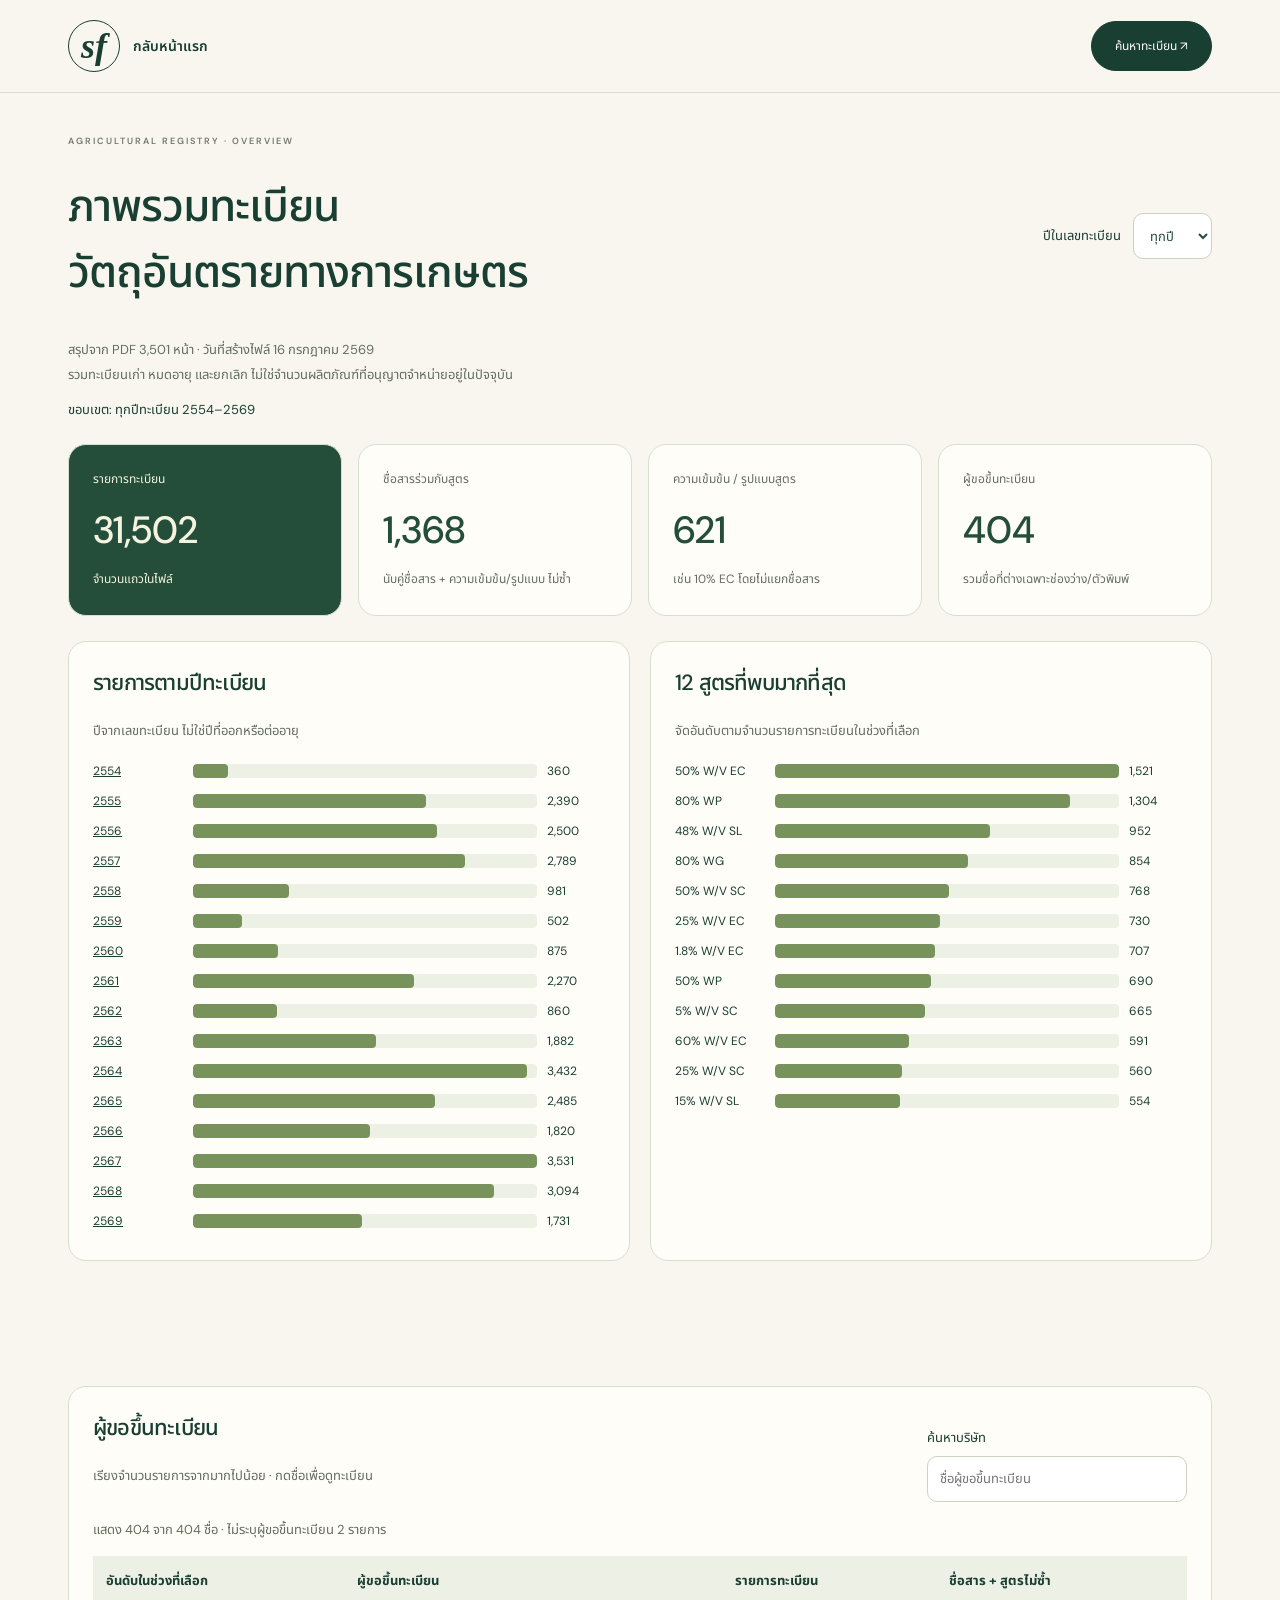
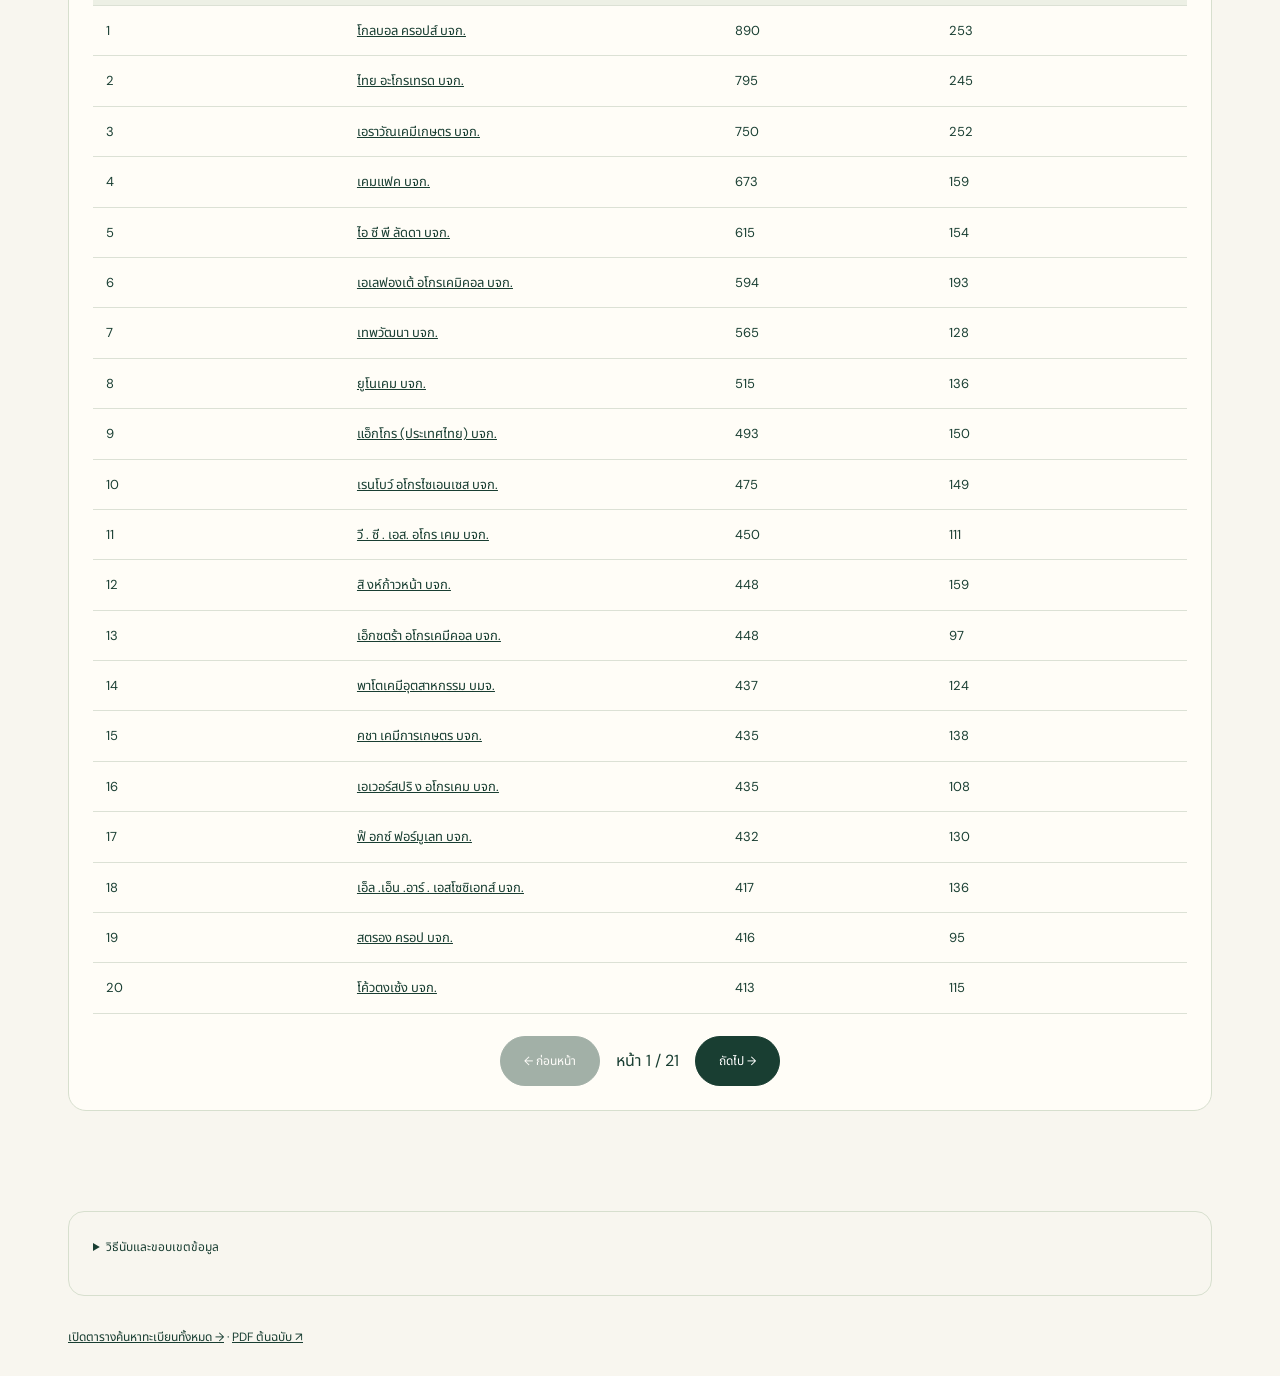
<file: dashboard.html>
<!doctype html><html lang="th"><head><meta charset="utf-8"><meta name="viewport" content="width=device-width,initial-scale=1"><title>Dashboard ทะเบียนสาร | Suksan Fongfon</title><link rel="stylesheet" href="style.css"><style>main{padding-top:42px!important}.dash-title{font-size:clamp(28px,4vw,44px);letter-spacing:-1px;line-height:1.5}.dash-top{display:flex;justify-content:space-between;gap:20px;align-items:center;flex-wrap:wrap}.dash-top label{display:flex;gap:12px;align-items:center;font-size:13px}.dash-note{font-size:13px;line-height:1.9;color:#626e60}.metrics{display:grid;grid-template-columns:repeat(4,minmax(0,1fr));gap:16px;margin:24px 0}.metric,.chart,.companies{border:1px solid #d7dfce;border-radius:18px;background:#fffdf7;padding:24px}.metric small{display:block;font-size:12px;line-height:1.8;color:#626e60}.metric strong{display:block;font-size:38px;font-weight:500;margin:14px 0;color:#244e39}.metric:first-child{background:#244e39}.metric:first-child small,.metric:first-child strong{color:#f4f3df}.dash-charts{display:grid;grid-template-columns:1fr 1fr;gap:20px;margin:25px 0}.chart h2,.companies h2{font-size:22px;margin:0 0 20px;line-height:1.5}.bar-row{display:grid;grid-template-columns:90px 1fr 58px;gap:10px;align-items:center;font-size:12px;padding:7px 0}.bar-label{overflow-wrap:anywhere}.bar-track{background:#edf0e5;border-radius:4px;overflow:hidden;height:14px}.bar-fill{height:100%;background:#77935b;border-radius:4px}.bar-row a{text-decoration:underline}.dash-search{display:flex;gap:20px;align-items:end;justify-content:space-between;flex-wrap:wrap;margin-bottom:16px}.dash-search label{display:flex;flex-direction:column;gap:8px;font-size:13px}input,select{font:inherit;border:1px solid #cbd3c1;border-radius:10px;background:white;padding:12px;min-height:46px;color:#244e39;max-width:100%}input{min-width:260px}a:focus-visible,input:focus-visible,select:focus-visible,button:focus-visible{outline:3px solid #819751;outline-offset:4px}.company-table{overflow-x:auto}table{width:100%;border-collapse:collapse;font-size:13px;min-width:560px}th,td{padding:13px;text-align:left;border-bottom:1px solid #dce1d5;line-height:1.8}thead{background:#edf0e5}.pager{display:flex;gap:16px;justify-content:center;align-items:center;flex-wrap:wrap;margin-top:22px}.pager button:disabled{opacity:.4;cursor:default}.method{margin:32px 0;padding:24px;border:1px solid #d7dfce;border-radius:16px;font-size:13px;line-height:1.9}.method summary{cursor:pointer}.status{font-size:13px}.dash-footer{margin:30px 0;font-size:12px}.count-link{text-decoration:underline}@media(max-width:850px){.metrics{grid-template-columns:repeat(2,minmax(0,1fr))}.dash-charts{grid-template-columns:1fr}}@media(max-width:480px){.metric{padding:16px}.metric strong{font-size:30px}.metric small{font-size:11px}.companies,.chart{padding:18px}.bar-row{grid-template-columns:75px 1fr 48px}.bar-row span{font-size:11px}.bar{height:auto;min-height:80px;gap:15px;flex-wrap:wrap;padding-top:12px;padding-bottom:12px}}</style></head><body><header><div class="wrap bar"><a class="brand" href="index.html"><span class="brand-mark">sf</span><span>กลับหน้าแรก</span></a><a class="btn" href="registry.html">ค้นหาทะเบียน ↗</a></div></header><main class="wrap"><div class="eyebrow">AGRICULTURAL REGISTRY · OVERVIEW</div><div class="dash-top"><h1 class="dash-title">ภาพรวมทะเบียน<br>วัตถุอันตรายทางการเกษตร</h1><label>ปีในเลขทะเบียน<select id="dash-year"><option value="">ทุกปี</option></select></label></div><p class="dash-note">สรุปจาก PDF 3,501 หน้า · วันที่สร้างไฟล์ 16 กรกฎาคม 2569<br>รวมทะเบียนเก่า หมดอายุ และยกเลิก ไม่ใช่จำนวนผลิตภัณฑ์ที่อนุญาตจำหน่ายอยู่ในปัจจุบัน</p><p class="status" id="dash-status" role="status">กำลังโหลดข้อมูลสรุป…</p><div class="metrics"><div class="metric"><small>รายการทะเบียน</small><strong id="m-total">—</strong><small>จำนวนแถวในไฟล์</small></div><div class="metric"><small>ชื่อสารร่วมกับสูตร</small><strong id="m-combinations">—</strong><small>นับคู่ชื่อสาร + ความเข้มข้น/รูปแบบ ไม่ซ้ำ</small></div><div class="metric"><small>ความเข้มข้น / รูปแบบสูตร</small><strong id="m-formulations">—</strong><small>เช่น 10% EC โดยไม่แยกชื่อสาร</small></div><div class="metric"><small>ผู้ขอขึ้นทะเบียน</small><strong id="m-applicants">—</strong><small>รวมชื่อที่ต่างเฉพาะช่องว่าง/ตัวพิมพ์</small></div></div><div class="dash-charts"><section class="chart"><h2>รายการตามปีทะเบียน</h2><p class="dash-note">ปีจากเลขทะเบียน ไม่ใช่ปีที่ออกหรือต่ออายุ</p><div id="year-chart"></div></section><section class="chart"><h2>12 สูตรที่พบมากที่สุด</h2><p class="dash-note">จัดอันดับตามจำนวนรายการทะเบียนในช่วงที่เลือก</p><div id="formula-chart"></div></section></div><section class="companies"><div class="dash-search"><div><h2>ผู้ขอขึ้นทะเบียน</h2><p class="dash-note">เรียงจำนวนรายการจากมากไปน้อย · กดชื่อเพื่อดูทะเบียน</p></div><label>ค้นหาบริษัท<input type="search" id="company-query" placeholder="ชื่อผู้ขอขึ้นทะเบียน"></label></div><p class="dash-note" id="company-count" role="status"></p><div class="company-table"><table><caption class="sr-only">จำนวนทะเบียนและสูตรแยกตามผู้ขอขึ้นทะเบียน</caption><thead><tr><th>อันดับในช่วงที่เลือก</th><th>ผู้ขอขึ้นทะเบียน</th><th>รายการทะเบียน</th><th>ชื่อสาร + สูตรไม่ซ้ำ</th></tr></thead><tbody id="company-rows"></tbody></table></div><div class="pager"><button class="btn copy" id="dash-prev" disabled>← ก่อนหน้า</button><span id="dash-page"></span><button class="btn copy" id="dash-next" disabled>ถัดไป →</button></div></section><details class="method"><summary>วิธีนับและขอบเขตข้อมูล</summary><ul><li>รวมข้อมูล 31,502 แถวจาก PDF ของผู้ใช้ โดยอ้างอิงเลขหน้าเดิมได้ในหน้าค้นหา</li><li>ผู้ขอขึ้นทะเบียน: ตัดช่องว่างและไม่แยกตัวพิมพ์อังกฤษ ไม่รวมบริษัทที่เปลี่ยนชื่อโดยคาดเดา และไม่ใช่จำนวนผู้นำเข้าหรือผู้จำหน่าย ไม่นับช่องว่างหรือเครื่องหมายขีดเป็นชื่อบริษัท</li><li>ชื่อสาร + สูตร: จับคู่ข้อความชื่อสามัญกับสูตร แล้วตัดช่องว่างและไม่แยกตัวพิมพ์ ไม่รวมคำสะกดต่างกันหรือสูตรที่เขียนต่างรูปแบบโดยอัตโนมัติ</li><li>ตัวกรองปีใช้ปีในเลขทะเบียน วันออกและวันหมดอายุอาจอยู่คนละปี</li><li>ช่องยกเลิกที่ว่างไม่ได้หมายความว่าทะเบียนยังใช้ได้ ตรวจต้นฉบับและสถานะล่าสุดก่อนอ้างอิง</li></ul><p id="cancel-count"></p></details><div class="dash-footer"><a class="count-link" href="registry.html">เปิดตารางค้นหาทะเบียนทั้งหมด →</a> · <a class="count-link" href="downloads/agri-registry-source.pdf" target="_blank" rel="noopener">PDF ต้นฉบับ ↗</a></div><noscript>เปิด JavaScript เพื่อแสดง Dashboard หรือเปิด PDF ต้นฉบับ</noscript></main><script src="dashboard.js" defer></script></body></html>
</file>
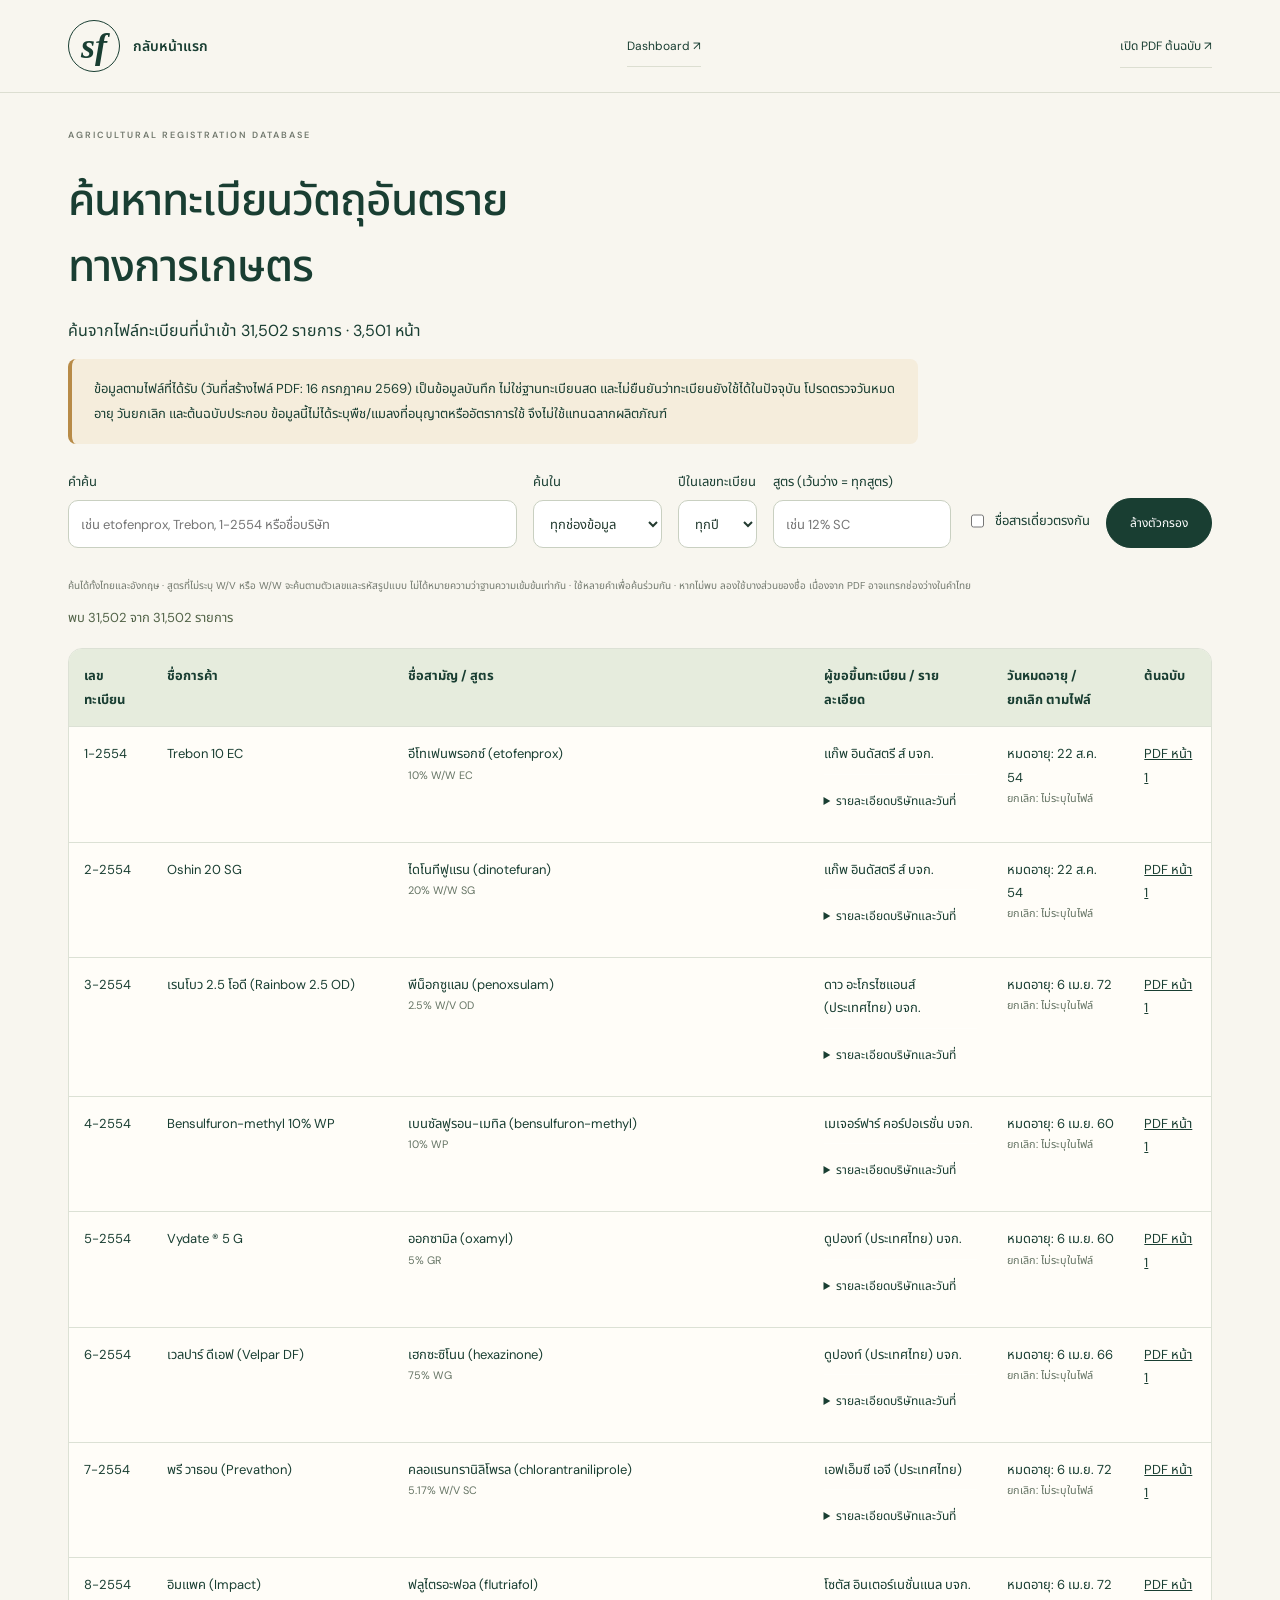
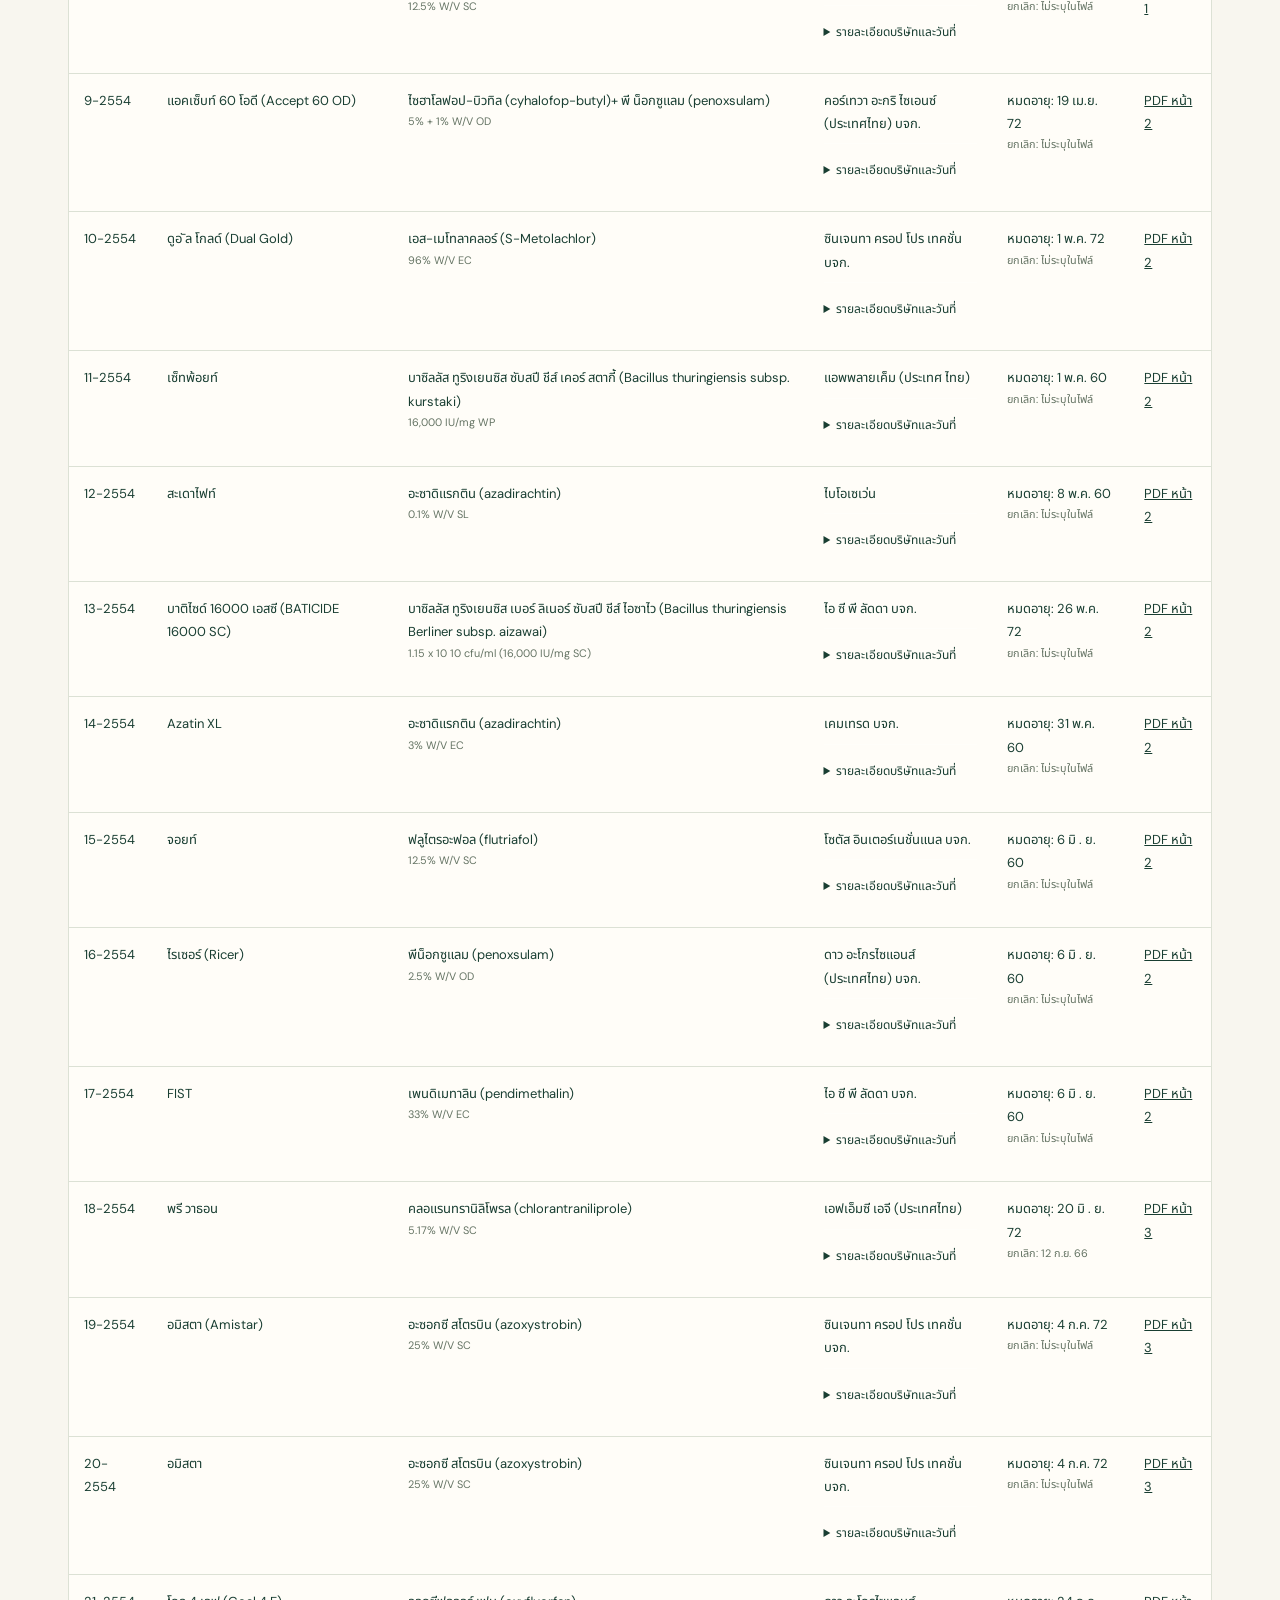
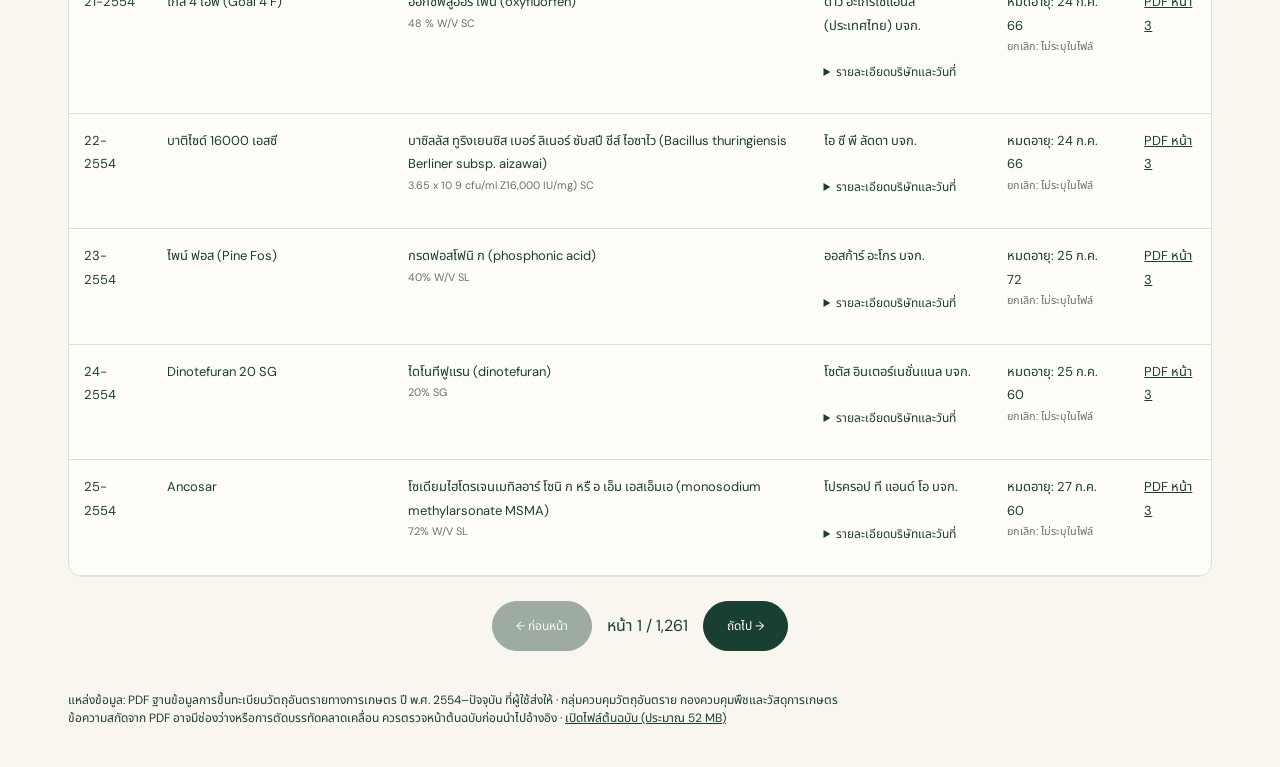
<file: registry.html>
<!doctype html><html lang="th"><head><meta charset="utf-8"><meta name="viewport" content="width=device-width,initial-scale=1"><title>ค้นหาทะเบียนวัตถุอันตรายทางการเกษตร | Suksan Fongfon</title><link rel="stylesheet" href="style.css"><style>main{padding-top:36px!important}.registry-intro{max-width:850px}.registry-intro h1{font-size:clamp(28px,4vw,44px);letter-spacing:-1px;line-height:1.5}.registry-note{padding:18px 22px;border-left:4px solid #b88b47;background:#f5eddc;font-size:13px;line-height:1.9;border-radius:8px}.search-panel{display:flex;flex-wrap:wrap;gap:16px;margin:28px 0;align-items:end}.search-panel label{display:flex;flex-direction:column;gap:8px;font-size:13px}.search-panel label:first-child{flex:1;min-width:220px}input,select{font:inherit;padding:12px;border:1px solid #c9d0c1;border-radius:10px;background:white;min-height:48px;color:#233b30}button{cursor:pointer}input:focus-visible,select:focus-visible{outline:3px solid #78934c;outline-offset:3px}.registry-table{overflow-x:auto;border:1px solid #dce1d5;border-radius:14px;background:#fffdf8;margin-top:15px}table{border-collapse:collapse;width:100%;font-size:13px;min-width:900px}th,td{padding:15px;vertical-align:top;text-align:left;border-bottom:1px solid #dce1d5;line-height:1.8}thead{background:#e6ecdd}td p{margin:0}td small{display:block;color:#647363}td:nth-child(2){min-width:200px}td:nth-child(3){min-width:220px}details{margin-top:8px}summary{cursor:pointer;min-height:36px}details dl{min-width:200px;font-size:12px}dt{font-weight:600}dd{margin:0 0 8px;overflow-wrap:anywhere}.pager{display:flex;gap:15px;align-items:center;justify-content:center;margin:24px 0;flex-wrap:wrap}.pager button:disabled{opacity:.4;cursor:default}.error{color:#9a3020}.source-link{text-decoration:underline}.count{font-size:13px;color:#526348;min-height:25px}.registry-footer{margin:40px 0;font-size:12px}.empty{text-align:center;padding:40px}@media(max-width:540px){.search-panel label{width:100%}.registry-intro h1{font-size:28px}main{padding-top:20px!important}}</style></head><body><header><div class="wrap bar"><a class="brand" href="index.html"><span class="brand-mark">sf</span><span>กลับหน้าแรก</span></a><a class="text-link" href="dashboard.html">Dashboard ↗</a><a class="text-link" href="downloads/agri-registry-source.pdf" target="_blank" rel="noopener">เปิด PDF ต้นฉบับ ↗</a></div></header><main class="wrap"><div class="registry-intro"><div class="eyebrow">AGRICULTURAL REGISTRATION DATABASE</div><h1>ค้นหาทะเบียนวัตถุอันตราย<br>ทางการเกษตร</h1><p>ค้นจากไฟล์ทะเบียนที่นำเข้า 31,502 รายการ · 3,501 หน้า</p><div class="registry-note">ข้อมูลตามไฟล์ที่ได้รับ (วันที่สร้างไฟล์ PDF: 16 กรกฎาคม 2569) เป็นข้อมูลบันทึก ไม่ใช่ฐานทะเบียนสด และไม่ยืนยันว่าทะเบียนยังใช้ได้ในปัจจุบัน โปรดตรวจวันหมดอายุ วันยกเลิก และต้นฉบับประกอบ ข้อมูลนี้ไม่ได้ระบุพืช/แมลงที่อนุญาตหรืออัตราการใช้ จึงไม่ใช้แทนฉลากผลิตภัณฑ์</div></div><p class="registry-note" id="crop-context" hidden></p><form class="search-panel" id="search-form"><label>คำค้น<input id="query" type="search" placeholder="เช่น etofenprox, Trebon, 1-2554 หรือชื่อบริษัท" autocomplete="off" aria-describedby="search-help"></label><label>ค้นใน<select id="field"><option value="all">ทุกช่องข้อมูล</option><option value="trade">ชื่อการค้า</option><option value="substance">ชื่อสามัญสาร</option><option value="registration">เลขทะเบียน</option><option value="company">บริษัททุกบทบาท</option><option value="applicant">ผู้ขอขึ้นทะเบียน</option></select></label><label>ปีในเลขทะเบียน<select id="year"><option value="">ทุกปี</option></select></label><label>สูตร (เว้นว่าง = ทุกสูตร)<input id="formula-filter" type="search" placeholder="เช่น 12% SC"></label><label style="flex-direction:row;align-items:center"><input id="active-exact" type="checkbox">ชื่อสารเดี่ยวตรงกัน</label><button class="btn copy" type="button" id="reset">ล้างตัวกรอง</button></form><p id="search-help" class="affiliate">ค้นได้ทั้งไทยและอังกฤษ · สูตรที่ไม่ระบุ W/V หรือ W/W จะค้นตามตัวเลขและรหัสรูปแบบ ไม่ได้หมายความว่าฐานความเข้มข้นเท่ากัน · ใช้หลายคำเพื่อค้นร่วมกัน · หากไม่พบ ลองใช้บางส่วนของชื่อ เนื่องจาก PDF อาจแทรกช่องว่างในคำไทย</p><p class="count" id="result-count" role="status" aria-live="polite">กำลังโหลดฐานข้อมูล อาจใช้เวลาสักครู่…</p><div class="registry-table"><table><caption class="sr-only">ผลการค้นหาทะเบียนวัตถุอันตรายทางการเกษตร</caption><thead><tr><th>เลขทะเบียน</th><th>ชื่อการค้า</th><th>ชื่อสามัญ / สูตร</th><th>ผู้ขอขึ้นทะเบียน / รายละเอียด</th><th>วันหมดอายุ / ยกเลิก ตามไฟล์</th><th>ต้นฉบับ</th></tr></thead><tbody id="results"></tbody></table></div><div class="pager"><button class="btn copy" id="prev" disabled>← ก่อนหน้า</button><span id="page-label">หน้า 0 / 0</span><button class="btn copy" id="next" disabled>ถัดไป →</button></div><div class="registry-footer">แหล่งข้อมูล: PDF ฐานข้อมูลการขึ้นทะเบียนวัตถุอันตรายทางการเกษตร ปี พ.ศ. 2554–ปัจจุบัน ที่ผู้ใช้ส่งให้ · กลุ่มควบคุมวัตถุอันตราย กองควบคุมพืชและวัสดุการเกษตร<br>ข้อความสกัดจาก PDF อาจมีช่องว่างหรือการตัดบรรทัดคลาดเคลื่อน ควรตรวจหน้าต้นฉบับก่อนนำไปอ้างอิง · <a class="source-link" href="downloads/agri-registry-source.pdf" target="_blank" rel="noopener">เปิดไฟล์ต้นฉบับ (ประมาณ 52 MB)</a></div><noscript>กรุณาเปิด JavaScript เพื่อค้นหาตาราง หรือเปิด PDF ต้นฉบับจากลิงก์ด้านบน</noscript></main><script src="registry.js" defer></script></body></html>
</file>
<file: style.css>
@import url('https://fonts.googleapis.com/css2?family=DM+Sans:wght@400;500;600;700&family=Noto+Sans+Thai:wght@400;500;600;700&display=swap');
:root{--bg:#f8f6ef;--ink:#193e32;--muted:#72796e;--line:#dcded1;--green:#193e32;--lime:#e3eeae;--orange:#c96b42}*{box-sizing:border-box}html{scroll-behavior:smooth;scroll-padding-top:100px}body{margin:0;background:var(--bg);color:var(--ink);font-family:'DM Sans','Noto Sans Thai',sans-serif}a{color:inherit;text-decoration:none}button{font:inherit;cursor:pointer}a:focus-visible,button:focus-visible,summary:focus-visible{outline:3px solid var(--orange);outline-offset:5px}.wrap{max-width:1240px;margin:auto;padding:0 48px}.skip{position:fixed;top:-100px;left:20px;background:white;padding:12px;z-index:20}.skip:focus{top:10px}header{position:sticky;top:0;background:#f8f6eff5;backdrop-filter:blur(14px);z-index:10;border-bottom:1px solid var(--line)}.bar{height:92px;display:flex;justify-content:space-between;align-items:center;gap:24px}.brand{display:flex;gap:13px;align-items:center;font-weight:600;font-size:14px}.brand-mark{font-family:Georgia,serif;font-style:italic;font-size:36px;display:grid;place-items:center;width:52px;height:52px;border:1px solid var(--ink);border-radius:50%}.brand small{display:block;color:var(--muted);font-size:8px;letter-spacing:1.8px;margin-top:5px;font-weight:400}nav{display:flex;gap:26px;font-size:12px;align-items:center}nav a{padding:12px 0}nav a:last-child{border:1px solid var(--line);border-radius:30px;padding:11px 21px}nav a:hover,.text-link:hover{color:var(--orange)}.hero{display:grid;grid-template-columns:1.15fr 1fr;gap:52px;align-items:center;padding:64px 0 48px}.eyebrow{font-size:9px;letter-spacing:2px;font-weight:600;color:var(--muted)}.hero .eyebrow:before{content:'';display:inline-block;width:7px;height:7px;background:var(--orange);border-radius:50%;margin-right:10px}h1{font-size:clamp(44px,5vw,66px);line-height:1.3;letter-spacing:-2.7px;font-weight:500;margin:26px 0 20px}h1 span{color:#718348}.thai{font-size:14px;font-weight:500;margin:0 0 18px}.intro{font-size:13px;line-height:2;color:var(--muted);max-width:460px}.actions{display:flex;gap:20px;align-items:center;flex-wrap:wrap;margin-top:26px}.btn{display:inline-flex;align-items:center;justify-content:space-between;gap:28px;background:var(--green);color:white;border:1px solid var(--green);padding:15px 23px;border-radius:40px;font-size:12px;min-height:48px}.btn:hover{background:#315845}.text-link{font-size:12px;border-bottom:1px solid var(--line);padding:12px 0;background:none;color:var(--ink)}.profile-art{position:relative;isolation:isolate;aspect-ratio:1/1.05;display:flex;align-items:end;justify-content:center;background:#e8eddb;border-radius:48% 48% 8px 8px;overflow:hidden}.profile-art:before{content:'';position:absolute;z-index:-1;width:75%;aspect-ratio:1;border:1px solid #c5ceaf;border-radius:50%;top:14%;left:13%}.profile-art img{display:block;width:100%;height:94%;object-fit:contain;object-position:bottom}.portrait-note{position:absolute;left:23px;top:31px;font-size:8px;letter-spacing:1.5px;line-height:1.8;transform:rotate(-8deg)}.portrait-note b{font-family:Georgia,serif;font-size:14px;font-style:italic;font-weight:400;letter-spacing:0}.portrait-tag{position:absolute;bottom:21px;right:18px;background:var(--lime);border:1px solid #b5c78b;border-radius:30px;padding:10px 15px;font-size:10px;transform:rotate(-6deg)}.chapter-label{display:flex;justify-content:space-between;border-bottom:1px solid var(--line);padding:9px 0 15px;font-size:10px;color:var(--muted)}.chapter-label span:last-child{font-size:8px;letter-spacing:1.4px}.quick{display:grid;grid-template-columns:repeat(3,1fr);margin:0 0 96px}.quick a{display:flex;justify-content:space-between;align-items:center;padding:24px 25px 24px 0;font-size:15px;border-bottom:1px solid var(--line)}.quick a+a{padding-left:28px;border-left:1px solid var(--line)}.quick small{display:block;font-size:10px;color:var(--muted);margin-top:6px}.quick .arrow{font-size:22px}.quick a:hover{background:#eef0e3}section{margin-bottom:100px}.section-head{display:flex;align-items:end;justify-content:space-between;gap:24px;margin-bottom:30px}h2{font-size:32px;font-weight:500;letter-spacing:-.8px;margin:11px 0 0}.section-head p{font-size:12px;color:var(--muted);margin:0 0 5px}.filters{display:flex;gap:9px;margin-bottom:27px}.filter{font-size:11px;padding:10px 19px;min-height:40px;border:1px solid var(--line);border-radius:30px;background:transparent;color:var(--muted)}.filter[aria-pressed=true]{background:var(--ink);color:white;border-color:var(--ink)}.grid{display:grid;grid-template-columns:repeat(3,minmax(0,1fr));gap:26px}.card{display:flex;flex-direction:column;min-width:0}.card[hidden]{display:none}.visual{height:240px;border-radius:12px;overflow:hidden;position:relative;background:#e5ebdc;display:grid;place-items:center;transition:transform .25s}.card:hover .visual{transform:translateY(-4px)}.visual svg{width:180px;height:200px}.visual.lantern-products{background:#fff}.lantern-products img{width:100%;height:100%;object-fit:contain;padding:16px}.visual.seeds{background:#eeebdc}.pill{position:absolute;top:15px;left:15px;z-index:1;background:#f8f6efeb;padding:5px 10px;border-radius:20px;font-size:8px;letter-spacing:1.5px}.body{padding:21px 0 0;display:flex;flex-direction:column;flex:1}.body h3{font-size:19px;font-weight:500;margin:0 0 9px}.body p{font-size:11px;line-height:1.9;color:var(--muted);margin:0 0 18px}.card-link{font-size:11px;display:flex;align-items:center;justify-content:space-between;border-top:1px solid var(--line);padding:15px 0;min-height:44px;margin-top:auto}.card-link span[aria-hidden]{font-size:19px}.story-card{border-top:1px solid var(--line);padding-top:18px;display:grid;grid-template-columns:66px 1fr;gap:17px;margin-top:12px}.story-card .visual{height:66px;border-radius:50%;background:#e4eadb;overflow:visible}.story-card:nth-last-child(2) .visual{background:#eddfcc}.story-card:last-child .visual{background:#dfe6cd}.story-card .body{padding:0}.story-card .body h3{font-size:16px}.story-card .body p{font-size:10px}.story-number{position:absolute;left:-4px;top:0;font-size:8px;background:var(--bg);padding:3px}.story-symbol{font-size:30px}.affiliate{font-size:10px;color:var(--muted);line-height:1.9;margin-top:18px}.tool{display:grid;grid-template-columns:.8fr 1.3fr;gap:55px;padding:45px;background:var(--ink);color:white;border-radius:18px}.tool-visual{display:flex;flex-direction:column;justify-content:center;padding:30px;border:1px solid #ffffff29;border-radius:12px;position:relative;min-height:270px;background:#264c3b}.tool-icon{font-size:64px;color:var(--lime);line-height:1;margin-bottom:20px}.tool-visual strong{font-size:26px;font-weight:500;line-height:1.4}.file-badges{display:flex;gap:7px;margin-top:20px}.file-badges span{font-size:9px;border:1px solid #ffffff42;padding:6px 10px;border-radius:5px}.badge{font-size:8px;letter-spacing:1px;color:var(--lime)}.tool h3{font-size:29px;line-height:1.3;font-weight:500;margin:18px 0 15px}.tool p{font-size:12px;color:#c6d1c5;line-height:2}.tool .btn{background:var(--lime);color:var(--ink);border-color:var(--lime)}.tool .text-link{color:white!important;border-color:#ffffff50!important}.tool-foot{font-size:10px!important}details{border-top:1px solid #ffffff30;padding-top:16px}summary{font-size:12px;cursor:pointer;min-height:35px}details ol{font-size:12px;line-height:2;padding-left:20px}code{overflow-wrap:anywhere}.publication-list{border-top:1px solid var(--ink)}.publication{display:grid;grid-template-columns:100px 1fr;gap:25px;padding:27px 0;border-bottom:1px solid var(--line)}.pub-year{font-size:29px;font-family:Georgia,serif;font-style:italic;color:#7e8a62}.publication h3{font-size:17px;line-height:1.7;max-width:800px;font-weight:500;margin:9px 0}.publication p{font-size:11px;color:var(--muted);line-height:1.9}.publication .text-link{display:inline-block;padding:6px 0}.pub-doi{overflow-wrap:anywhere;font-size:10px!important}.pub-doi a{text-decoration:underline}.calendar-frame{padding:15px;background:white;border:1px solid var(--line);border-radius:14px;overflow:hidden}.calendar-frame iframe{width:100%;height:530px;display:block}.about{padding:46px;background:#e8eddb;border-radius:16px;display:grid;grid-template-columns:1fr 1fr;gap:45px}.about h2{font-size:31px}.about p{font-size:12px;line-height:2;color:var(--muted);max-width:480px}.about .actions{gap:10px;align-content:center;margin-top:0}.about .btn{font-size:11px;gap:15px;padding:12px 19px}.about .btn.copy{background:transparent;color:var(--ink);border-color:#c1cbb2}.status{font-size:11px}footer{padding-top:25px!important;padding-bottom:30px!important;border-top:1px solid var(--line);display:flex;justify-content:space-between;color:var(--muted);font-size:10px}.sr-only{position:absolute;width:1px;height:1px;padding:0;overflow:hidden;clip:rect(0,0,0,0);white-space:nowrap}
@media(min-width:1400px){.hero{padding-top:80px;padding-bottom:65px}}@media(max-width:1000px){.wrap{padding:0 30px}nav{gap:17px;font-size:11px}.hero{gap:25px}h1{font-size:49px}.grid{gap:20px}.visual{height:215px}.tool{gap:30px;padding:30px}.about{gap:25px;padding:30px}}
@media(max-width:720px){.wrap{padding:0 21px}.bar{height:78px}.brand-name{display:none}.brand-mark{width:42px;height:42px;font-size:30px}nav{gap:12px;font-size:10px}nav a:last-child{padding:8px 12px}.hero{grid-template-columns:1fr;gap:26px;padding:38px 0 30px}.hero>div:first-child{order:1}.profile-art{width:240px;justify-self:center;aspect-ratio:1/1;max-height:240px}.portrait-note{font-size:6px;top:20px;left:17px}.portrait-note b{font-size:10px}.portrait-tag{font-size:8px;padding:7px 10px;bottom:13px;right:9px}h1{font-size:47px;margin:18px 0 15px;letter-spacing:-2px}.thai{font-size:12px}.intro{font-size:12px}.hero .actions{margin-top:21px}.chapter-label{margin-top:10px}.chapter-label span:last-child{font-size:7px}.quick{margin-bottom:62px}.quick a{padding:17px 9px 17px 0;font-size:11px}.quick a+a{padding-left:12px}.quick small{font-size:8px;line-height:1.7}.quick .arrow{display:none}section{margin-bottom:64px}.section-head{align-items:start;flex-direction:column;gap:12px;margin-bottom:24px}h2{font-size:26px}.grid{grid-template-columns:1fr 1fr;gap:23px 17px}.shop-card:first-child{grid-column:span 2}.shop-card:first-child .visual{height:275px}.visual{height:175px}.visual svg{width:145px;height:160px}.body h3{font-size:17px}.body p{font-size:10px}.story-card{grid-column:span 2;grid-template-columns:64px 1fr;gap:18px;margin-top:0}.story-card .body p{margin-bottom:8px}.story-card .card-link{padding:9px 0}.tool{grid-template-columns:1fr;padding:24px;gap:26px}.tool-visual{min-height:200px;padding:25px}.tool-icon{font-size:42px;margin-bottom:14px}.tool-visual strong{font-size:24px}.tool h3{font-size:25px}.publication{grid-template-columns:55px 1fr;gap:14px;padding:23px 0}.pub-year{font-size:23px}.publication h3{font-size:14px}.publication .eyebrow{font-size:8px}.calendar-frame{padding:4px}.calendar-frame iframe{height:490px}.about{grid-template-columns:1fr;padding:25px;gap:18px}.about h2{font-size:27px}.about .actions{margin-top:0}.btn{font-size:11px;padding:13px 20px}.eyebrow{font-size:8px}.filters{gap:7px}.filter{font-size:10px;padding:9px 15px}}
@media(max-width:370px){nav{gap:8px;font-size:9px}nav a:last-child{padding:7px 9px}.wrap{padding:0 16px}h1{font-size:42px}.hero .actions{gap:14px}.chapter-label span:last-child{display:none}}
@media(prefers-reduced-motion:reduce){html{scroll-behavior:auto}.visual{transition:none}}

.hero.hero-text{display:block;padding:90px 0 72px}.hero-text>div{max-width:850px}.hero-text h1{font-size:clamp(48px,6.5vw,80px)}.hero-text .intro{max-width:600px}@media(max-width:720px){.hero.hero-text{padding:48px 0 38px}.hero-text h1{font-size:47px}}
</file>
